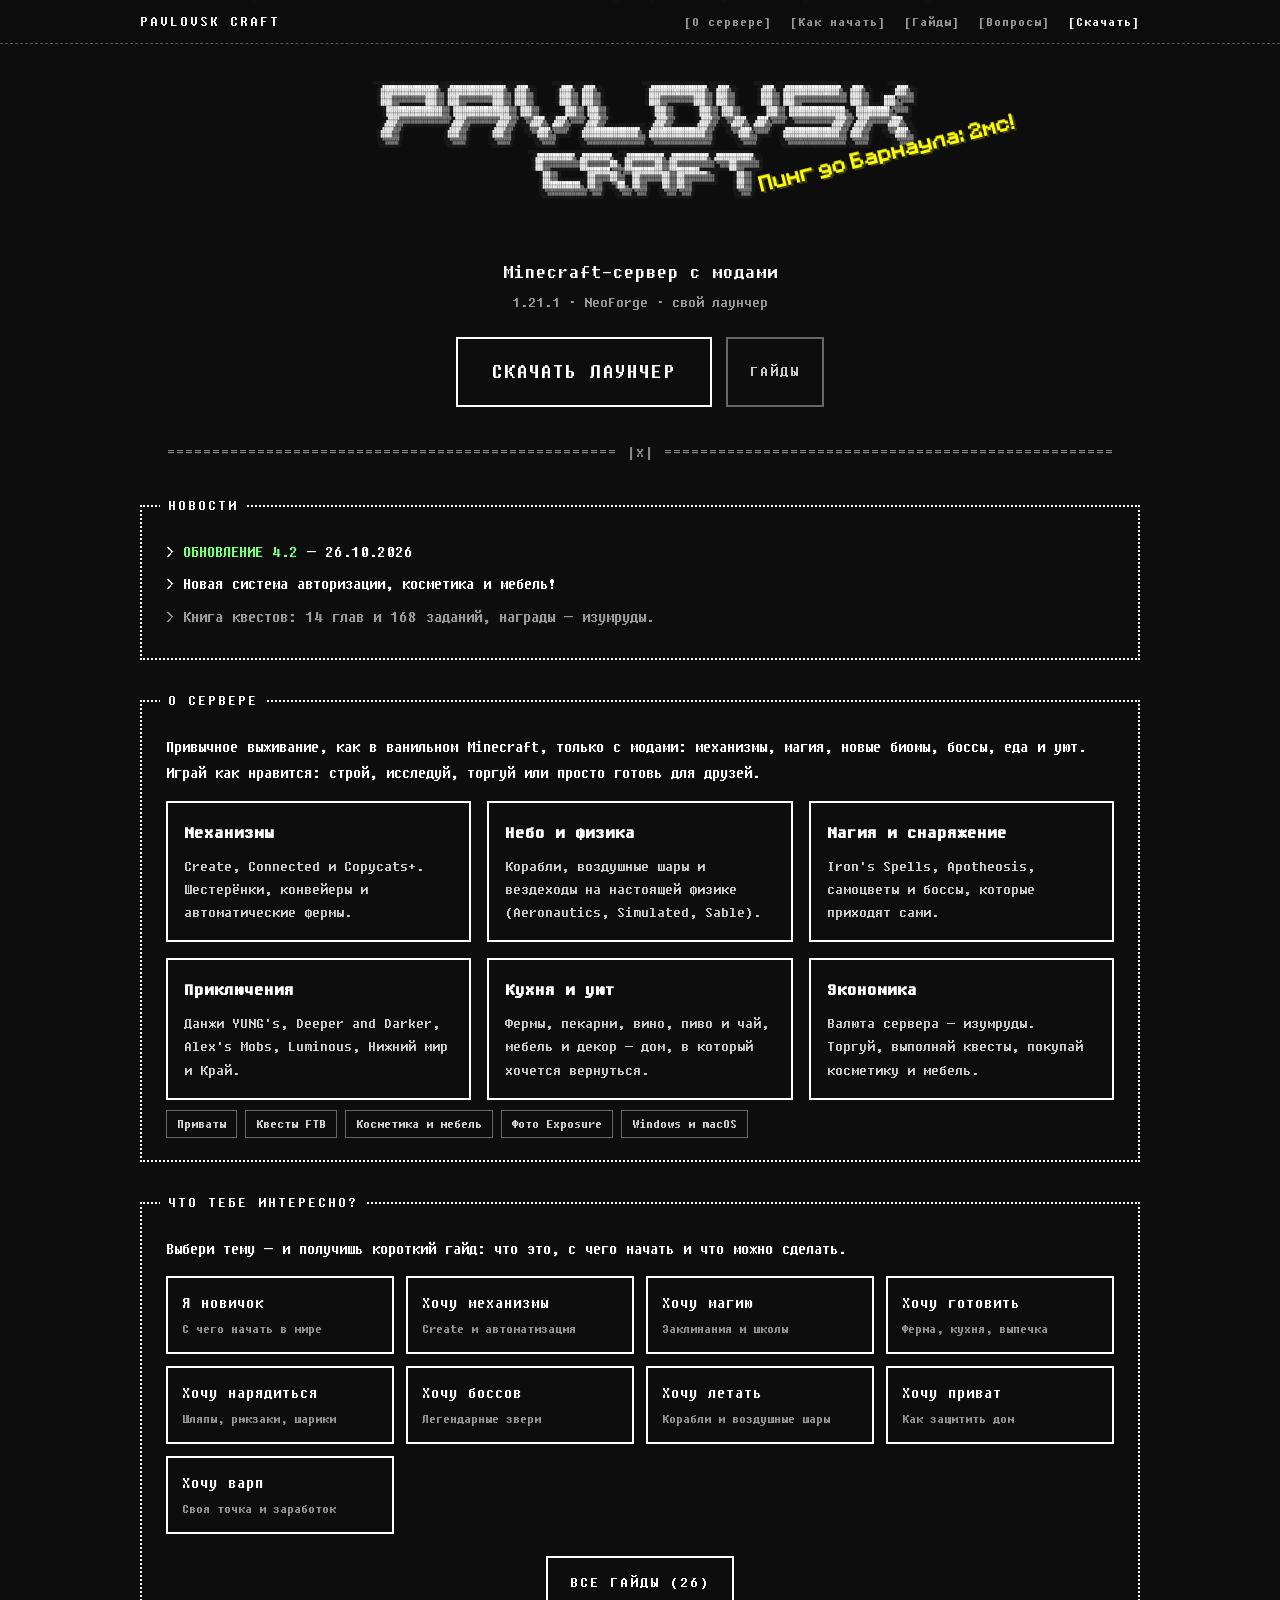
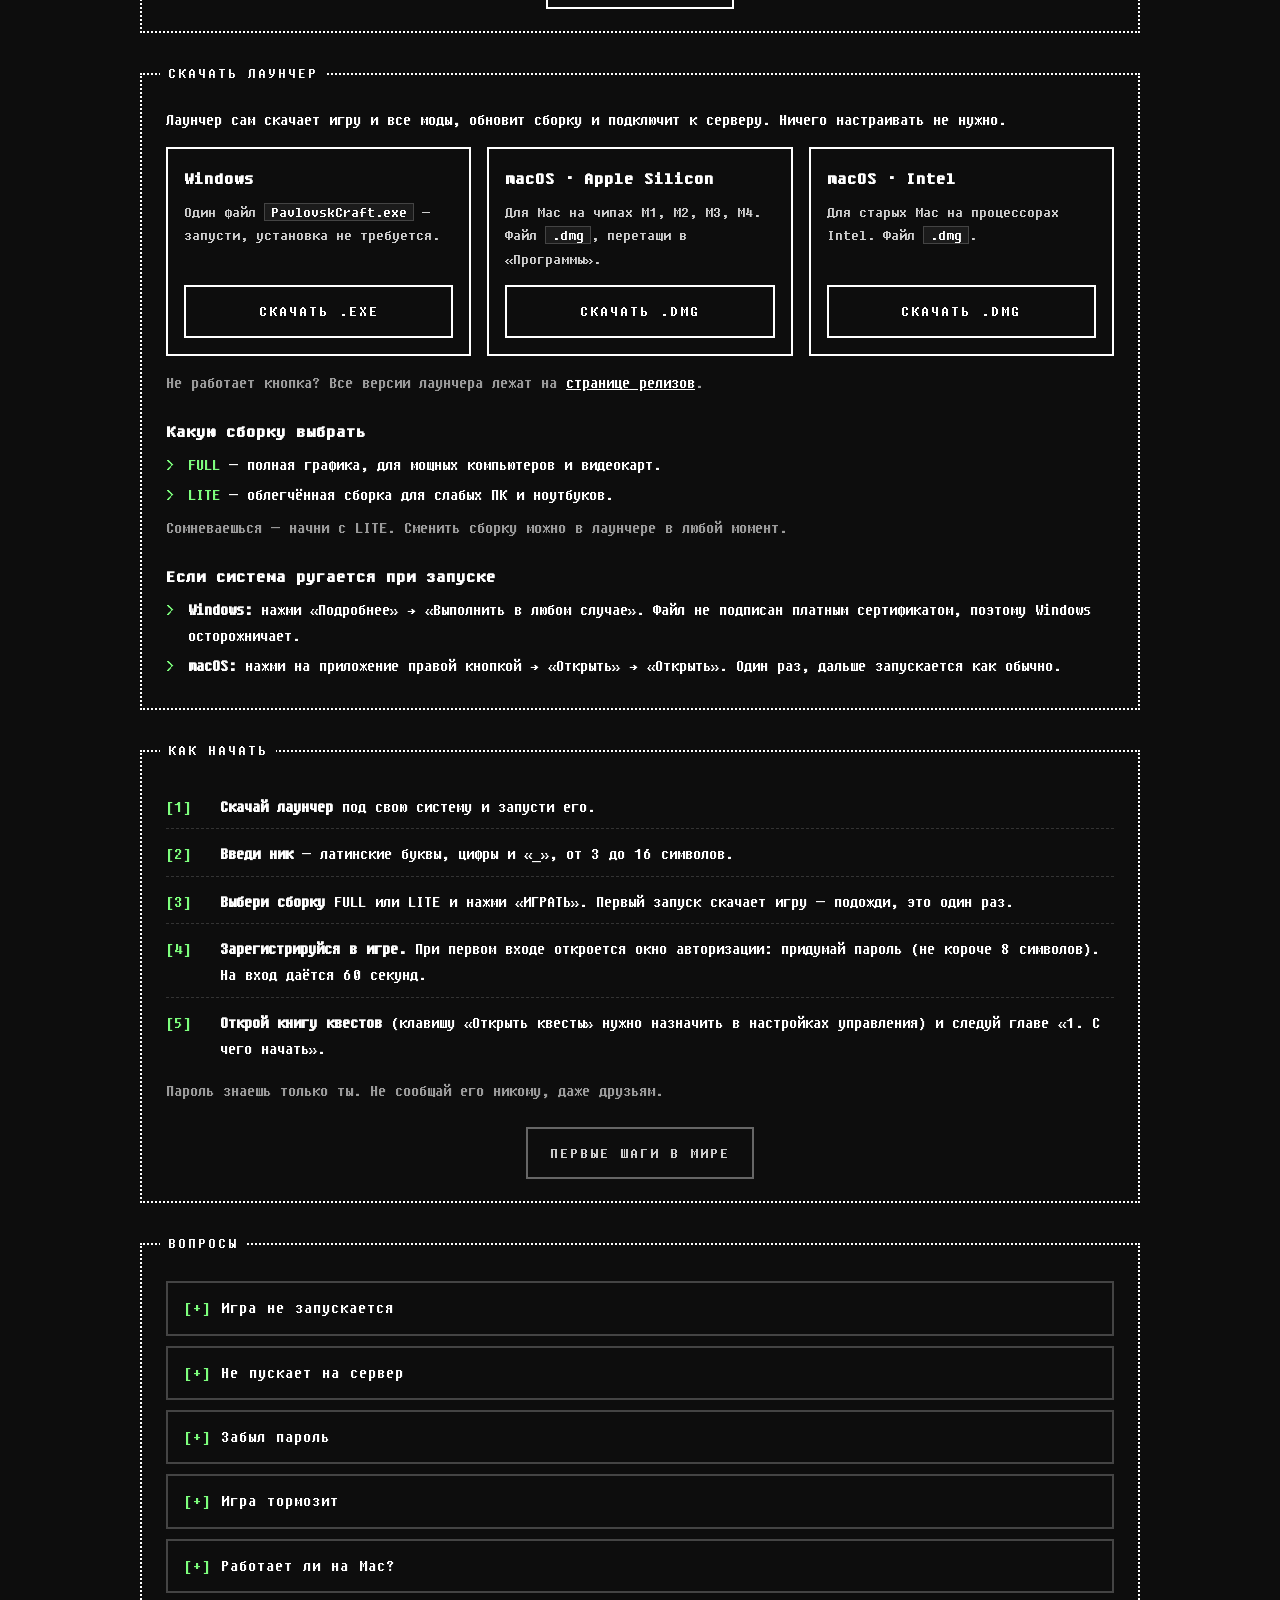
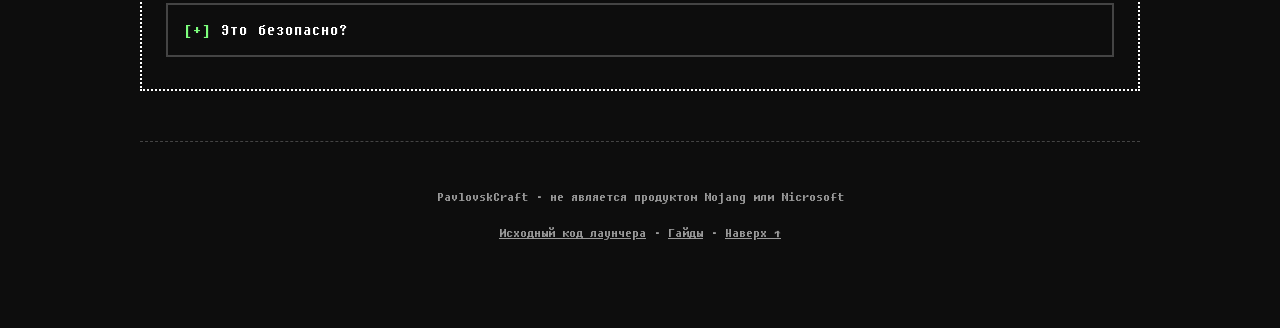
<file: index.html>
<!DOCTYPE html>
<html lang="ru">
<head>
<meta charset="UTF-8">
<meta name="viewport" content="width=device-width, initial-scale=1">
<title>PavlovskCraft — Minecraft-сервер с модами</title>
<meta name="description" content="PavlovskCraft: сервер Minecraft 1.21.1 с модами в духе vanilla plus. Механизмы, магия, приключения. Скачай лаунчер и заходи.">
<meta name="theme-color" content="#0d0d0d">
<link rel="icon" href="icon.png">
<link rel="stylesheet" href="css/style.css">
<script>document.documentElement.className += ' js';</script>
</head>
<body>
<div id="snow" aria-hidden="true"></div>
<nav>
  <div class="in">
    <a class="brand" href="#top">PAVLOVSK CRAFT</a>
    <div class="links">
      <a href="#about">О сервере</a>
      <a href="#start">Как начать</a>
      <a href="guides.html">Гайды</a>
      <a href="#faq">Вопросы</a>
      <a class="cta" href="#download">Скачать</a>
    </div>
  </div>
</nav>

<div class="wrap" id="top">

  <header class="hero">
    <div class="ascii-header">
    <div class="ascii-art" id="titleArt" title="PAVLOVSK CRAFT"><div class="art-word"><span class="o">░░░░░░░░░░░░░░░░░░░░░░░░░░░░░░░░░░</span>  <span class="o">░░░░░░░░░░░░░░░░░░░░░░░░░░░░░░░░░░</span>  <span class="o">░░░░░░░░░░</span>              <span class="o">░░░░░░░░░░</span>  <span class="o">░░░░░░░░░░</span>                          <span class="o">░░░░░░░░░░░░░░░░░░░░░░░░░░░░░░░░░░</span>  <span class="o">░░░░░░░░░░</span>              <span class="o">░░░░░░░░░░</span>  <span class="o">░░░░░░░░░░░░░░░░░░░░░░░░░░░░░░░░░░</span>  <span class="o">░░░░░░░░░░</span>              <span class="o">░░░░░░░░░░</span>
        <span class="o">░░</span><span class="h">██████████████████████████████</span><span class="o">░░░░░░</span><span class="h">██████████████████████████████</span><span class="o">░░░░░░</span><span class="h">██████</span><span class="o">░░░░</span>            <span class="o">░░</span><span class="h">██████</span><span class="o">░░░░░░</span><span class="h">██████</span><span class="o">░░░░</span>                        <span class="o">░░</span><span class="h">██████████████████████████████</span><span class="o">░░░░░░</span><span class="h">██████</span><span class="o">░░░░</span>            <span class="o">░░</span><span class="h">██████</span><span class="o">░░░░░░</span><span class="h">██████████████████████████████</span><span class="o">░░░░░░</span><span class="h">██████</span><span class="o">░░░░</span>            <span class="o">░░</span><span class="h">██████</span><span class="o">░░░░</span>
        <span class="o">░░</span><span class="f">██████████████████████████████</span><span class="e">▓▓</span><span class="o">░░░░</span><span class="f">██████████████████████████████</span><span class="e">▓▓</span><span class="o">░░░░</span><span class="f">██████</span><span class="e">▓▓</span><span class="o">░░░░</span>          <span class="o">░░</span><span class="f">██████</span><span class="e">▓▓</span><span class="o">░░░░</span><span class="f">██████</span><span class="e">▓▓</span><span class="o">░░░░</span>                      <span class="o">░░</span><span class="f">██████████████████████████████</span><span class="e">▓▓</span><span class="o">░░░░</span><span class="f">██████</span><span class="e">▓▓</span><span class="o">░░░░</span>          <span class="o">░░</span><span class="f">██████</span><span class="e">▓▓</span><span class="o">░░░░</span><span class="f">██████████████████████████████</span><span class="e">▓▓</span><span class="o">░░░░</span><span class="f">██████</span><span class="e">▓▓</span><span class="o">░░░░</span>          <span class="o">░░</span><span class="f">██████</span><span class="e">▓▓</span><span class="o">░░░░</span>
        <span class="o">░░</span><span class="f">██████████████████████████████</span><span class="e">▓▓▓▓</span><span class="o">░░</span><span class="f">██████████████████████████████</span><span class="e">▓▓▓▓</span><span class="o">░░</span><span class="f">██████</span><span class="e">▓▓▓▓</span><span class="o">░░</span>          <span class="o">░░</span><span class="f">██████</span><span class="e">▓▓▓▓</span><span class="o">░░</span><span class="f">██████</span><span class="e">▓▓▓▓</span><span class="o">░░</span>                      <span class="o">░░</span><span class="f">██████████████████████████████</span><span class="e">▓▓▓▓</span><span class="o">░░</span><span class="f">██████</span><span class="e">▓▓▓▓</span><span class="o">░░</span>          <span class="o">░░</span><span class="f">██████</span><span class="e">▓▓▓▓</span><span class="o">░░</span><span class="f">██████████████████████████████</span><span class="e">▓▓▓▓</span><span class="o">░░</span><span class="f">██████</span><span class="e">▓▓▓▓</span><span class="o">░░</span>    <span class="o">░░░░░░░░</span><span class="f">██████</span><span class="e">▓▓▓▓</span><span class="o">░░</span>
        <span class="o">░░</span><span class="f">██████</span><span class="e">▓▓▓▓▓▓▓▓▓▓▓▓▓▓▓▓▓▓</span><span class="f">██████</span><span class="e">▓▓▓▓</span><span class="o">░░</span><span class="f">██████</span><span class="e">▓▓▓▓▓▓▓▓▓▓▓▓▓▓▓▓▓▓</span><span class="f">██████</span><span class="e">▓▓▓▓</span><span class="o">░░</span><span class="f">██████</span><span class="e">▓▓▓▓</span><span class="o">░░</span>          <span class="o">░░</span><span class="f">██████</span><span class="e">▓▓▓▓</span><span class="o">░░</span><span class="f">██████</span><span class="e">▓▓▓▓</span><span class="o">░░</span>                      <span class="o">░░</span><span class="f">██████</span><span class="e">▓▓▓▓▓▓▓▓▓▓▓▓▓▓▓▓▓▓</span><span class="f">██████</span><span class="e">▓▓▓▓</span><span class="o">░░</span><span class="f">██████</span><span class="e">▓▓▓▓</span><span class="o">░░</span>          <span class="o">░░</span><span class="f">██████</span><span class="e">▓▓▓▓</span><span class="o">░░</span><span class="f">██████</span><span class="e">▓▓▓▓▓▓▓▓▓▓▓▓▓▓▓▓▓▓▓▓▓▓▓▓▓▓▓▓</span><span class="o">░░</span><span class="f">██████</span><span class="e">▓▓▓▓</span><span class="o">░░</span>    <span class="o">░░</span><span class="h">██████</span><span class="o">░</span><span class="e">▓▓▓▓▓▓▓▓▓</span><span class="o">░░</span>
        <span class="o">░░</span><span class="f">██████</span><span class="e">▓▓▓▓▓▓▓▓▓▓▓▓▓▓▓▓▓▓</span><span class="f">██████</span><span class="e">▓▓▓▓</span><span class="o">░░</span><span class="f">██████</span><span class="e">▓▓▓▓▓▓▓▓▓▓▓▓▓▓▓▓▓▓</span><span class="f">██████</span><span class="e">▓▓▓▓</span><span class="o">░░</span><span class="f">██████</span><span class="e">▓▓▓▓</span><span class="o">░░</span>          <span class="o">░░</span><span class="f">██████</span><span class="e">▓▓▓▓</span><span class="o">░░</span><span class="f">██████</span><span class="e">▓▓▓▓</span><span class="o">░░</span>                      <span class="o">░░</span><span class="f">██████</span><span class="e">▓▓▓▓▓▓▓▓▓▓▓▓▓▓▓▓▓▓</span><span class="f">██████</span><span class="e">▓▓▓▓</span><span class="o">░░</span><span class="f">██████</span><span class="e">▓▓▓▓</span><span class="o">░░</span>          <span class="o">░░</span><span class="f">██████</span><span class="e">▓▓▓▓</span><span class="o">░░</span><span class="f">██████</span><span class="e">▓▓▓▓▓▓▓▓▓▓▓▓▓▓▓▓▓▓▓▓▓▓▓▓▓▓▓▓</span><span class="o">░░</span><span class="f">██████</span><span class="e">▓▓▓▓</span><span class="o">░░</span>    <span class="o">░░</span><span class="f">██████</span><span class="e">▓▓</span><span class="o">░</span><span class="e">▓▓▓▓▓▓▓</span><span class="o">░░</span>
        <span class="o">░░</span><span class="f">██████</span><span class="e">▓▓▓▓</span><span class="o">░░░░░░░░░░░░░░</span><span class="f">██████</span><span class="e">▓▓▓▓</span><span class="o">░░</span><span class="f">██████</span><span class="e">▓▓▓▓</span><span class="o">░░░░░░░░░░░░░░</span><span class="f">██████</span><span class="e">▓▓▓▓</span><span class="o">░░</span><span class="f">██████</span><span class="e">▓▓▓▓</span><span class="o">░░</span>          <span class="o">░░</span><span class="f">██████</span><span class="e">▓▓▓▓</span><span class="o">░░</span><span class="f">██████</span><span class="e">▓▓▓▓</span><span class="o">░░</span>                      <span class="o">░░</span><span class="f">██████</span><span class="e">▓▓▓▓</span><span class="o">░░░░░░░░░░░░░░</span><span class="f">██████</span><span class="e">▓▓▓▓</span><span class="o">░░</span><span class="f">██████</span><span class="e">▓▓▓▓</span><span class="o">░░</span>          <span class="o">░░</span><span class="f">██████</span><span class="e">▓▓▓▓</span><span class="o">░░</span><span class="f">██████</span><span class="e">▓▓▓▓</span><span class="o">░░░░░░░░░░░░░░░░░░░░░░░░░░</span><span class="f">██████</span><span class="e">▓▓▓▓</span><span class="o">░░░░░░░░</span><span class="f">██████</span><span class="e">▓▓▓▓</span><span class="o">░░░░░░░░</span>
        <span class="o">░░</span><span class="f">██████</span><span class="h">██████████████████</span><span class="f">██████</span><span class="e">▓▓▓▓</span><span class="o">░░</span><span class="f">██████</span><span class="h">██████████████████</span><span class="f">██████</span><span class="e">▓▓▓▓</span><span class="o">░░</span><span class="f">██████</span><span class="e">▓▓▓▓</span><span class="o">░░</span>          <span class="o">░░</span><span class="f">██████</span><span class="e">▓▓▓▓</span><span class="o">░░</span><span class="f">██████</span><span class="e">▓▓▓▓</span><span class="o">░░</span>                      <span class="o">░░</span><span class="f">██████</span><span class="e">▓▓▓▓</span><span class="o">░░</span>          <span class="o">░░</span><span class="f">██████</span><span class="e">▓▓▓▓</span><span class="o">░░</span><span class="f">██████</span><span class="e">▓▓▓▓</span><span class="o">░░</span>          <span class="o">░░</span><span class="f">██████</span><span class="e">▓▓▓▓</span><span class="o">░░</span><span class="f">██████</span><span class="h">████████████████████████</span><span class="o">░░░░░░</span><span class="f">██████</span><span class="h">████████████</span><span class="o">░</span><span class="e">▓▓▓▓▓▓▓▓▓</span><span class="o">░░</span>
        <span class="o">░░</span><span class="f">██████████████████████████████</span><span class="e">▓▓▓▓</span><span class="o">░░</span><span class="f">██████████████████████████████</span><span class="e">▓▓▓▓</span><span class="o">░░</span><span class="f">██████</span><span class="e">▓▓▓▓</span><span class="o">░░</span>          <span class="o">░░</span><span class="f">██████</span><span class="e">▓▓▓▓</span><span class="o">░░</span><span class="f">██████</span><span class="e">▓▓▓▓</span><span class="o">░░</span>                      <span class="o">░░</span><span class="f">██████</span><span class="e">▓▓▓▓</span><span class="o">░░</span>          <span class="o">░░</span><span class="f">██████</span><span class="e">▓▓▓▓</span><span class="o">░░</span><span class="f">██████</span><span class="e">▓▓▓▓</span><span class="o">░░</span>          <span class="o">░░</span><span class="f">██████</span><span class="e">▓▓▓▓</span><span class="o">░░</span><span class="f">██████████████████████████████</span><span class="e">▓▓</span><span class="o">░░░░</span><span class="f">██████████████████</span><span class="e">▓▓</span><span class="o">░</span><span class="e">▓▓▓▓▓▓▓</span><span class="o">░░</span>
        <span class="o">░░</span><span class="f">██████████████████████████████</span><span class="e">▓▓▓▓</span><span class="o">░░</span><span class="f">██████████████████████████████</span><span class="e">▓▓▓▓</span><span class="o">░░</span><span class="f">██████</span><span class="e">▓▓▓▓</span><span class="o">░░░░</span>  <span class="o">░░░░░░░░</span><span class="f">██████</span><span class="e">▓▓▓▓</span><span class="o">░░</span><span class="f">██████</span><span class="e">▓▓▓▓</span><span class="o">░░</span>                      <span class="o">░░</span><span class="f">██████</span><span class="e">▓▓▓▓</span><span class="o">░░</span>          <span class="o">░░</span><span class="f">██████</span><span class="e">▓▓▓▓</span><span class="o">░░</span><span class="f">██████</span><span class="e">▓▓▓▓</span><span class="o">░░░░</span>  <span class="o">░░░░░░░░</span><span class="f">██████</span><span class="e">▓▓▓▓</span><span class="o">░░</span><span class="f">██████████████████████████████</span><span class="e">▓▓▓▓</span><span class="o">░░</span><span class="f">██████████████████</span><span class="e">▓▓▓▓</span><span class="o">░░░░░░░░</span>
        <span class="o">░░</span><span class="f">██████</span><span class="e">▓▓▓▓▓▓▓▓▓▓▓▓▓▓▓▓▓▓▓▓▓▓▓▓▓▓▓▓</span><span class="o">░░</span><span class="f">██████</span><span class="e">▓▓▓▓▓▓▓▓▓▓▓▓▓▓▓▓▓▓</span><span class="f">██████</span><span class="e">▓▓▓▓</span><span class="o">░░░</span><span class="e">▓▓▓▓▓</span><span class="h">██████</span><span class="o">░░░░░░</span><span class="h">██████</span><span class="o">░</span><span class="e">▓▓▓▓▓▓▓▓▓</span><span class="o">░░</span><span class="f">██████</span><span class="e">▓▓▓▓</span><span class="o">░░</span>                      <span class="o">░░</span><span class="f">██████</span><span class="e">▓▓▓▓</span><span class="o">░░</span>          <span class="o">░░</span><span class="f">██████</span><span class="e">▓▓▓▓</span><span class="o">░░░</span><span class="e">▓▓▓▓▓</span><span class="h">██████</span><span class="o">░░░░░░</span><span class="h">██████</span><span class="o">░</span><span class="e">▓▓▓▓▓▓▓▓▓</span><span class="o">░░░</span><span class="e">▓▓▓▓▓▓▓▓▓▓▓▓▓▓▓▓▓▓▓▓▓▓▓</span><span class="f">██████</span><span class="e">▓▓▓▓</span><span class="o">░░</span><span class="f">██████</span><span class="e">▓▓▓▓▓▓▓▓▓▓▓▓</span><span class="h">██████</span><span class="o">░░░░</span>
        <span class="o">░░</span><span class="f">██████</span><span class="e">▓▓▓▓▓▓▓▓▓▓▓▓▓▓▓▓▓▓▓▓▓▓▓▓▓▓▓▓</span><span class="o">░░</span><span class="f">██████</span><span class="e">▓▓▓▓▓▓▓▓▓▓▓▓▓▓▓▓▓▓</span><span class="f">██████</span><span class="e">▓▓▓▓</span><span class="o">░░░░░</span><span class="e">▓▓▓</span><span class="f">██████</span><span class="e">▓▓</span><span class="o">░░░░</span><span class="f">██████</span><span class="e">▓▓</span><span class="o">░</span><span class="e">▓▓▓▓▓▓▓</span><span class="o">░░</span><span class="f">██████</span><span class="e">▓▓▓▓</span><span class="o">░░</span>                      <span class="o">░░</span><span class="f">██████</span><span class="e">▓▓▓▓</span><span class="o">░░</span>          <span class="o">░░</span><span class="f">██████</span><span class="e">▓▓▓▓</span><span class="o">░░░░░</span><span class="e">▓▓▓</span><span class="f">██████</span><span class="e">▓▓</span><span class="o">░░░░</span><span class="f">██████</span><span class="e">▓▓</span><span class="o">░</span><span class="e">▓▓▓▓▓▓▓</span><span class="o">░░░░░</span><span class="e">▓▓▓▓▓▓▓▓▓▓▓▓▓▓▓▓▓▓▓▓▓</span><span class="f">██████</span><span class="e">▓▓▓▓</span><span class="o">░░</span><span class="f">██████</span><span class="e">▓▓▓▓▓▓▓▓▓▓▓▓</span><span class="f">██████</span><span class="e">▓▓</span><span class="o">░░░░</span>
        <span class="o">░░</span><span class="f">██████</span><span class="e">▓▓▓▓</span><span class="o">░░░░░░░░░░░░░░░░░░░░░░░░░░</span><span class="f">██████</span><span class="e">▓▓▓▓</span><span class="o">░░░░░░░░░░░░░░</span><span class="f">██████</span><span class="e">▓▓▓▓</span><span class="o">░░</span> <span class="o">░░░░░</span><span class="f">██████</span><span class="e">▓▓▓▓</span><span class="o">░░</span><span class="f">██████</span><span class="e">▓▓▓▓</span><span class="o">░░░░░░░░</span><span class="f">██████</span><span class="e">▓▓▓▓</span><span class="o">░░░░░░░░░░░░░░░░░░░░░░</span>  <span class="o">░░</span><span class="f">██████</span><span class="e">▓▓▓▓</span><span class="o">░░░░░░░░░░░░░░</span><span class="f">██████</span><span class="e">▓▓▓▓</span><span class="o">░░</span> <span class="o">░░░░░</span><span class="f">██████</span><span class="e">▓▓▓▓</span><span class="o">░░</span><span class="f">██████</span><span class="e">▓▓▓▓</span><span class="o">░░░░░░░░░░░░░░░░░░░░░░░░░░░░░░░░</span><span class="f">██████</span><span class="e">▓▓▓▓</span><span class="o">░░</span><span class="f">██████</span><span class="e">▓▓▓▓</span><span class="o">░░░░░░░░</span><span class="f">██████</span><span class="e">▓▓▓▓</span><span class="o">░░░░</span>
        <span class="o">░░</span><span class="f">██████</span><span class="e">▓▓▓▓</span><span class="o">░░</span>                      <span class="o">░░</span><span class="f">██████</span><span class="e">▓▓▓▓</span><span class="o">░░</span>          <span class="o">░░</span><span class="f">██████</span><span class="e">▓▓▓▓</span><span class="o">░░</span>    <span class="o">░░░</span><span class="e">▓▓▓▓▓</span><span class="h">██████</span><span class="o">░</span><span class="e">▓▓▓▓▓▓▓▓▓</span><span class="o">░░</span>    <span class="o">░░</span><span class="f">██████</span><span class="h">████████████████████████</span><span class="o">░░░░░░</span><span class="f">██████</span><span class="h">██████████████████</span><span class="f">██████</span><span class="e">▓▓▓▓</span><span class="o">░░</span>    <span class="o">░░░</span><span class="e">▓▓▓▓▓</span><span class="h">██████</span><span class="o">░</span><span class="e">▓▓▓▓▓▓▓▓▓</span><span class="o">░░</span>    <span class="o">░░</span><span class="h">████████████████████████</span><span class="f">██████</span><span class="e">▓▓▓▓</span><span class="o">░░</span><span class="f">██████</span><span class="e">▓▓▓▓</span><span class="o">░░</span>    <span class="o">░░░</span><span class="e">▓▓▓▓▓</span><span class="h">██████</span><span class="o">░░░░</span>
        <span class="o">░░</span><span class="f">██████</span><span class="e">▓▓▓▓</span><span class="o">░░</span>                      <span class="o">░░</span><span class="f">██████</span><span class="e">▓▓▓▓</span><span class="o">░░</span>          <span class="o">░░</span><span class="f">██████</span><span class="e">▓▓▓▓</span><span class="o">░░</span>     <span class="o">░░░░</span><span class="e">▓▓▓</span><span class="f">██████</span><span class="e">▓▓</span><span class="o">░</span><span class="e">▓▓▓▓▓▓▓</span><span class="o">░░</span>    <span class="o">░░</span><span class="f">██████████████████████████████</span><span class="e">▓▓</span><span class="o">░░░░</span><span class="f">██████████████████████████████</span><span class="e">▓▓▓▓</span><span class="o">░░</span>     <span class="o">░░░░</span><span class="e">▓▓▓</span><span class="f">██████</span><span class="e">▓▓</span><span class="o">░</span><span class="e">▓▓▓▓▓▓▓</span><span class="o">░░</span>    <span class="o">░░</span><span class="f">██████████████████████████████</span><span class="e">▓▓▓▓</span><span class="o">░░</span><span class="f">██████</span><span class="e">▓▓▓▓</span><span class="o">░░</span>     <span class="o">░░░░</span><span class="e">▓▓▓</span><span class="f">██████</span><span class="e">▓▓</span><span class="o">░░░░</span>
        <span class="o">░░</span><span class="f">██████</span><span class="e">▓▓▓▓</span><span class="o">░░</span>                      <span class="o">░░</span><span class="f">██████</span><span class="e">▓▓▓▓</span><span class="o">░░</span>          <span class="o">░░</span><span class="f">██████</span><span class="e">▓▓▓▓</span><span class="o">░░</span>       <span class="o">░░░░░</span><span class="f">██████</span><span class="e">▓▓▓▓</span><span class="o">░░░░░░░░</span>    <span class="o">░░</span><span class="f">██████████████████████████████</span><span class="e">▓▓▓▓</span><span class="o">░░</span><span class="f">██████████████████████████████</span><span class="e">▓▓▓▓</span><span class="o">░░</span>       <span class="o">░░░░░</span><span class="f">██████</span><span class="e">▓▓▓▓</span><span class="o">░░░░░░░░</span>    <span class="o">░░</span><span class="f">██████████████████████████████</span><span class="e">▓▓▓▓</span><span class="o">░░</span><span class="f">██████</span><span class="e">▓▓▓▓</span><span class="o">░░</span>       <span class="o">░░░░░</span><span class="f">██████</span><span class="e">▓▓▓▓</span><span class="o">░░</span>
        <span class="o">░░░</span><span class="e">▓▓▓▓▓▓▓▓▓</span><span class="o">░░</span>                      <span class="o">░░░</span><span class="e">▓▓▓▓▓▓▓▓▓</span><span class="o">░░</span>          <span class="o">░░░</span><span class="e">▓▓▓▓▓▓▓▓▓</span><span class="o">░░</span>          <span class="o">░░░</span><span class="e">▓▓▓▓▓▓▓▓▓</span><span class="o">░░</span>          <span class="o">░░░</span><span class="e">▓▓▓▓▓▓▓▓▓▓▓▓▓▓▓▓▓▓▓▓▓▓▓▓▓▓▓▓▓▓▓▓▓</span><span class="o">░░░</span><span class="e">▓▓▓▓▓▓▓▓▓▓▓▓▓▓▓▓▓▓▓▓▓▓▓▓▓▓▓▓▓▓▓▓▓</span><span class="o">░░</span>          <span class="o">░░░</span><span class="e">▓▓▓▓▓▓▓▓▓</span><span class="o">░░</span>          <span class="o">░░░</span><span class="e">▓▓▓▓▓▓▓▓▓▓▓▓▓▓▓▓▓▓▓▓▓▓▓▓▓▓▓▓▓▓▓▓▓</span><span class="o">░░░</span><span class="e">▓▓▓▓▓▓▓▓▓</span><span class="o">░░</span>          <span class="o">░░░</span><span class="e">▓▓▓▓▓▓▓▓▓</span><span class="o">░░</span>
        <span class="o">░░░░</span><span class="e">▓▓▓▓▓▓▓</span><span class="o">░░</span>                       <span class="o">░░░░</span><span class="e">▓▓▓▓▓▓▓</span><span class="o">░░</span>           <span class="o">░░░░</span><span class="e">▓▓▓▓▓▓▓</span><span class="o">░░</span>           <span class="o">░░░░</span><span class="e">▓▓▓▓▓▓▓</span><span class="o">░░</span>           <span class="o">░░░░</span><span class="e">▓▓▓▓▓▓▓▓▓▓▓▓▓▓▓▓▓▓▓▓▓▓▓▓▓▓▓▓▓▓▓</span><span class="o">░░░░░</span><span class="e">▓▓▓▓▓▓▓▓▓▓▓▓▓▓▓▓▓▓▓▓▓▓▓▓▓▓▓▓▓▓▓</span><span class="o">░░</span>           <span class="o">░░░░</span><span class="e">▓▓▓▓▓▓▓</span><span class="o">░░</span>           <span class="o">░░░░</span><span class="e">▓▓▓▓▓▓▓▓▓▓▓▓▓▓▓▓▓▓▓▓▓▓▓▓▓▓▓▓▓▓▓</span><span class="o">░░░░░</span><span class="e">▓▓▓▓▓▓▓</span><span class="o">░░</span>           <span class="o">░░░░</span><span class="e">▓▓▓▓▓▓▓</span><span class="o">░░</span>
        <span class="o">░░░░░░░░░░░</span>                         <span class="o">░░░░░░░░░░░</span>             <span class="o">░░░░░░░░░░░</span>             <span class="o">░░░░░░░░░░░</span>             <span class="o">░░░░░░░░░░░░░░░░░░░░░░░░░░░░░░░░░░░</span> <span class="o">░░░░░░░░░░░░░░░░░░░░░░░░░░░░░░░░░░░</span>             <span class="o">░░░░░░░░░░░</span>             <span class="o">░░░░░░░░░░░░░░░░░░░░░░░░░░░░░░░░░░░</span> <span class="o">░░░░░░░░░░░</span>             <span class="o">░░░░░░░░░░░</span></div><div class="art-word art-word-sub"><span class="o">░░░░░░░░░░░░░░░░░░░░░░░░░░░░░░░░░░░░░░░░░░░░</span>    <span class="o">░░░░░░░░░░░░░░░░░░░░░░░░░░░░░░░░░░░░░░░░░░░░░░░░░░░░░░░░░░░░░░░░░░░░░░░░</span>
        <span class="o">░░</span><span class="h">████████████████████</span><span class="o">░░░░</span><span class="h">████████████████</span><span class="o">░░░░</span>  <span class="o">░░</span><span class="h">████████████████████</span><span class="o">░░░░</span><span class="h">████████████████████</span><span class="o">░░░░</span><span class="h">████████████████████</span><span class="o">░░░░</span>
        <span class="o">░░</span><span class="f">████████████████████</span><span class="e">▓▓</span><span class="o">░░</span><span class="f">████████████████</span><span class="e">▓▓</span><span class="o">░░░░░░</span><span class="f">████████████████████</span><span class="e">▓▓</span><span class="o">░░</span><span class="f">████████████████████</span><span class="e">▓▓</span><span class="o">░░</span><span class="f">████████████████████</span><span class="e">▓▓</span><span class="o">░░░░</span>
        <span class="o">░░</span><span class="f">████</span><span class="e">▓▓▓▓▓▓▓▓▓▓▓▓▓▓▓▓▓▓▓▓</span><span class="f">████</span><span class="e">▓▓▓▓▓▓▓▓▓▓▓▓</span><span class="h">████</span><span class="o">░░░░</span><span class="f">████</span><span class="e">▓▓▓▓▓▓▓▓▓▓▓▓</span><span class="f">████</span><span class="e">▓▓▓▓</span><span class="f">████</span><span class="e">▓▓▓▓▓▓▓▓▓▓▓▓▓▓▓▓▓▓▓▓</span><span class="o">░</span><span class="e">▓▓▓▓▓▓▓</span><span class="f">████</span><span class="e">▓▓▓▓▓▓▓▓▓▓▓▓</span><span class="o">░░</span>
        <span class="o">░░</span><span class="f">████</span><span class="e">▓▓▓▓▓▓▓▓▓▓▓▓▓▓▓▓▓▓▓▓</span><span class="f">████</span><span class="e">▓▓▓▓▓▓▓▓▓▓▓▓</span><span class="f">████</span><span class="e">▓▓</span><span class="o">░░</span><span class="f">████</span><span class="e">▓▓▓▓▓▓▓▓▓▓▓▓</span><span class="f">████</span><span class="e">▓▓▓▓</span><span class="f">████</span><span class="e">▓▓▓▓▓▓▓▓▓▓▓▓▓▓▓▓▓▓▓▓</span><span class="o">░░░</span><span class="e">▓▓▓▓▓</span><span class="f">████</span><span class="e">▓▓▓▓▓▓▓▓▓▓▓▓</span><span class="o">░░</span>
        <span class="o">░░</span><span class="f">████</span><span class="e">▓▓▓▓</span><span class="o">░░░░░░░░░░░░░░░░</span><span class="f">████</span><span class="h">████████████</span><span class="o">░</span><span class="e">▓▓▓▓▓▓▓</span><span class="f">████</span><span class="h">████████████</span><span class="f">████</span><span class="e">▓▓▓▓</span><span class="f">████</span><span class="h">████████████</span><span class="o">░░░░░░░░░░░░░░░░</span><span class="f">████</span><span class="e">▓▓▓▓</span><span class="o">░░░░░░░░░░</span>
        <span class="o">░░</span><span class="f">████</span><span class="e">▓▓▓▓</span><span class="o">░░</span>            <span class="o">░░</span><span class="f">████████████████</span><span class="e">▓▓</span><span class="o">░</span><span class="e">▓▓▓▓▓</span><span class="f">████████████████████</span><span class="e">▓▓▓▓</span><span class="f">████████████████</span><span class="e">▓▓</span><span class="o">░░░░</span>        <span class="o">░░</span><span class="f">████</span><span class="e">▓▓▓▓</span><span class="o">░░</span>
        <span class="o">░░</span><span class="f">████</span><span class="e">▓▓▓▓</span><span class="o">░░</span>            <span class="o">░░</span><span class="f">████</span><span class="e">▓▓▓▓▓▓▓▓</span><span class="f">████</span><span class="e">▓▓▓▓</span><span class="o">░░░░</span><span class="f">████</span><span class="e">▓▓▓▓▓▓▓▓▓▓▓▓</span><span class="f">████</span><span class="e">▓▓▓▓</span><span class="f">████</span><span class="e">▓▓▓▓▓▓▓▓▓▓▓▓▓▓▓▓</span><span class="o">░░</span>        <span class="o">░░</span><span class="f">████</span><span class="e">▓▓▓▓</span><span class="o">░░</span>
        <span class="o">░░</span><span class="f">████</span><span class="e">▓▓▓▓</span><span class="o">░░░░░░░░░░░░░░░░</span><span class="f">████</span><span class="e">▓▓▓▓▓▓▓▓</span><span class="f">████</span><span class="e">▓▓▓▓</span><span class="o">░░░░</span><span class="f">████</span><span class="e">▓▓▓▓▓▓▓▓▓▓▓▓</span><span class="f">████</span><span class="e">▓▓▓▓</span><span class="f">████</span><span class="e">▓▓▓▓▓▓▓▓▓▓▓▓▓▓▓▓</span><span class="o">░░</span>        <span class="o">░░</span><span class="f">████</span><span class="e">▓▓▓▓</span><span class="o">░░</span>
        <span class="o">░░</span><span class="f">████</span><span class="h">████████████████</span><span class="o">░░░░</span><span class="f">████</span><span class="e">▓▓▓▓</span><span class="o">░░░░░</span><span class="e">▓▓▓</span><span class="h">████</span><span class="o">░░░░</span><span class="f">████</span><span class="e">▓▓▓▓</span><span class="o">░░░░░░░░</span><span class="f">████</span><span class="e">▓▓▓▓</span><span class="f">████</span><span class="e">▓▓▓▓</span><span class="o">░░░░░░░░░░░░░░</span>        <span class="o">░░</span><span class="f">████</span><span class="e">▓▓▓▓</span><span class="o">░░</span>
        <span class="o">░░</span><span class="f">████████████████████</span><span class="e">▓▓</span><span class="o">░░</span><span class="f">████</span><span class="e">▓▓▓▓</span><span class="o">░░</span> <span class="o">░░░░</span><span class="e">▓</span><span class="f">████</span><span class="e">▓▓</span><span class="o">░░</span><span class="f">████</span><span class="e">▓▓▓▓</span><span class="o">░░</span>    <span class="o">░░</span><span class="f">████</span><span class="e">▓▓▓▓</span><span class="f">████</span><span class="e">▓▓▓▓</span><span class="o">░░</span>                    <span class="o">░░</span><span class="f">████</span><span class="e">▓▓▓▓</span><span class="o">░░</span>
        <span class="o">░░░</span><span class="e">▓▓▓▓▓▓▓▓▓▓▓▓▓▓▓▓▓▓▓▓▓▓▓</span><span class="o">░</span><span class="e">▓▓▓▓▓▓▓</span><span class="o">░░</span>   <span class="o">░░░░</span><span class="e">▓▓▓▓▓▓▓</span><span class="o">░</span><span class="e">▓▓▓▓▓▓▓</span><span class="o">░░</span>    <span class="o">░░░</span><span class="e">▓▓▓▓▓▓▓</span><span class="o">░</span><span class="e">▓▓▓▓▓▓▓</span><span class="o">░░</span>                    <span class="o">░░░</span><span class="e">▓▓▓▓▓▓▓</span><span class="o">░░</span>
        <span class="o">░░░░</span><span class="e">▓▓▓▓▓▓▓▓▓▓▓▓▓▓▓▓▓▓▓▓▓</span><span class="o">░░░</span><span class="e">▓▓▓▓▓</span><span class="o">░░</span>     <span class="o">░░░░</span><span class="e">▓▓▓▓▓</span><span class="o">░░░</span><span class="e">▓▓▓▓▓</span><span class="o">░░</span>     <span class="o">░░░░</span><span class="e">▓▓▓▓▓</span><span class="o">░░░</span><span class="e">▓▓▓▓▓</span><span class="o">░░</span>                     <span class="o">░░░░</span><span class="e">▓▓▓▓▓</span><span class="o">░░</span>
        <span class="o">░░░░░░░░░░░░░░░░░░░░░░░░░░░░░░░░░</span>       <span class="o">░░░░░░░░░░░░░░░░░</span>       <span class="o">░░░░░░░░░░░░░░░░░</span>                       <span class="o">░░░░░░░░░</span></div></div>
      <div class="splash" id="splash">Пинг до Барнаула: 2мс!</div>
    </div>
    <p class="tagline">Minecraft-сервер с модами<small>1.21.1 · NeoForge · свой лаунчер</small></p>
    <div class="btn-row">
      <a class="btn big" href="#download">Скачать лаунчер</a>
      <a class="btn ghost" href="guides.html">Гайды</a>
    </div>
  </header>

  <div class="rule" aria-hidden="true">================================================== |x| ==================================================</div>

  <section class="box" id="news">
    <span class="chip">Новости</span>
    <p class="prompt"><span class="ok">ОБНОВЛЕНИЕ 4.2</span> — 26.10.2026</p>
    <p class="prompt">Новая система авторизации, косметика и мебель!</p>
    <p class="prompt dim">Книга квестов: 14 глав и 168 заданий, награды — изумруды.</p>
  </section>

  <section class="box" id="about">
    <span class="chip">О сервере</span>
    <p>Привычное выживание, как в ванильном Minecraft, только с модами: механизмы, магия, новые биомы, боссы, еда и уют. Играй как нравится: строй, исследуй, торгуй или просто готовь для друзей.</p>
    <div class="grid">
      <div class="card"><h4>Механизмы</h4><p>Create, Connected и Copycats+. Шестерёнки, конвейеры и автоматические фермы.</p></div>
      <div class="card"><h4>Небо и физика</h4><p>Корабли, воздушные шары и вездеходы на настоящей физике (Aeronautics, Simulated, Sable).</p></div>
      <div class="card"><h4>Магия и снаряжение</h4><p>Iron's Spells, Apotheosis, самоцветы и боссы, которые приходят сами.</p></div>
      <div class="card"><h4>Приключения</h4><p>Данжи YUNG's, Deeper and Darker, Alex's Mobs, Luminous, Нижний мир и Край.</p></div>
      <div class="card"><h4>Кухня и уют</h4><p>Фермы, пекарни, вино, пиво и чай, мебель и декор — дом, в который хочется вернуться.</p></div>
      <div class="card"><h4>Экономика</h4><p>Валюта сервера — изумруды. Торгуй, выполняй квесты, покупай косметику и мебель.</p></div>
    </div>
    <div class="tag-row">
      <span class="tag">Приваты</span>
      <span class="tag">Квесты FTB</span>
      <span class="tag">Косметика и мебель</span>
      <span class="tag">Фото Exposure</span>
      <span class="tag">Windows и macOS</span>
    </div>
  </section>

  <section class="box" id="guides">
    <span class="chip">Что тебе интересно?</span>
    <p>Выбери тему — и получишь короткий гайд: что это, с чего начать и что можно сделать.</p>
    <div class="quick"><a href="guides.html#first"><b>Я новичок</b><span>С чего начать в мире</span></a><a href="guides.html#create"><b>Хочу механизмы</b><span>Create и автоматизация</span></a><a href="guides.html#spells"><b>Хочу магию</b><span>Заклинания и школы</span></a><a href="guides.html#farm"><b>Хочу готовить</b><span>Ферма, кухня, выпечка</span></a><a href="guides.html#look"><b>Хочу нарядиться</b><span>Шляпы, рюкзаки, шарики</span></a><a href="guides.html#beasts"><b>Хочу боссов</b><span>Легендарные звери</span></a><a href="guides.html#fly"><b>Хочу летать</b><span>Корабли и воздушные шары</span></a><a href="guides.html#claim"><b>Хочу приват</b><span>Как защитить дом</span></a><a href="guides.html#warps"><b>Хочу варп</b><span>Своя точка и заработок</span></a></div>
    <div class="btn-row"><a class="btn" href="guides.html">Все гайды (26)</a></div>
  </section>

  <section class="box" id="download">
    <span class="chip">Скачать лаунчер</span>
    <p>Лаунчер сам скачает игру и все моды, обновит сборку и подключит к серверу. Ничего настраивать не нужно.</p>
    <div class="grid">
      <div class="card">
        <h4>Windows</h4>
        <p>Один файл <code>PavlovskCraft.exe</code> — запусти, установка не требуется.</p>
        <a class="btn" data-dl="win" href="#">Скачать .exe</a>
      </div>
      <div class="card">
        <h4>macOS · Apple Silicon</h4>
        <p>Для Mac на чипах M1, M2, M3, M4. Файл <code>.dmg</code>, перетащи в «Программы».</p>
        <a class="btn" data-dl="mac-arm" href="#">Скачать .dmg</a>
      </div>
      <div class="card">
        <h4>macOS · Intel</h4>
        <p>Для старых Mac на процессорах Intel. Файл <code>.dmg</code>.</p>
        <a class="btn" data-dl="mac-intel" href="#">Скачать .dmg</a>
      </div>
    </div>
    <p class="dim" style="margin-top:14px">Не работает кнопка? Все версии лаунчера лежат на <a data-dl="all" href="#">странице релизов</a>.</p>

    <h3>Какую сборку выбрать</h3>
    <ul>
      <li><span class="ok">FULL</span> — полная графика, для мощных компьютеров и видеокарт.</li>
      <li><span class="ok">LITE</span> — облегчённая сборка для слабых ПК и ноутбуков.</li>
    </ul>
    <p class="dim">Сомневаешься — начни с LITE. Сменить сборку можно в лаунчере в любой момент.</p>

    <h3>Если система ругается при запуске</h3>
    <ul>
      <li><b>Windows:</b> нажми «Подробнее» → «Выполнить в любом случае». Файл не подписан платным сертификатом, поэтому Windows осторожничает.</li>
      <li><b>macOS:</b> нажми на приложение правой кнопкой → «Открыть» → «Открыть». Один раз, дальше запускается как обычно.</li>
    </ul>
  </section>

  <section class="box" id="start">
    <span class="chip">Как начать</span>
    <ol class="steps">
      <li><b>Скачай лаунчер</b> под свою систему и запусти его.</li>
      <li><b>Введи ник</b> — латинские буквы, цифры и «_», от 3 до 16 символов.</li>
      <li><b>Выбери сборку</b> FULL или LITE и нажми «ИГРАТЬ». Первый запуск скачает игру — подожди, это один раз.</li>
      <li><b>Зарегистрируйся в игре.</b> При первом входе откроется окно авторизации: придумай пароль (не короче 8 символов). На вход даётся 60 секунд.</li>
      <li><b>Открой книгу квестов</b> (клавишу «Открыть квесты» нужно назначить в настройках управления) и следуй главе «1. С чего начать».</li>
    </ol>
    <p class="dim">Пароль знаешь только ты. Не сообщай его никому, даже друзьям.</p>
    <div class="btn-row"><a class="btn ghost" href="guides.html#first">Первые шаги в мире</a></div>
  </section>

  <section class="box" id="faq">
    <span class="chip">Вопросы</span>
    <details>
      <summary>Игра не запускается</summary>
      <div class="body"><p>Нажми в лаунчере «Обновить сборку» — это скачает всё заново. Если не помогло, нажми «Скопировать лог» и пришли его администратору.</p></div>
    </details>
    <details>
      <summary>Не пускает на сервер</summary>
      <div class="body"><p>Проверь, что лаунчер обновлён и сборка актуальна (кнопка «Обновить сборку»). Убедись, что ник написан латиницей и ты вводишь пароль в течение 60 секунд.</p></div>
    </details>
    <details>
      <summary>Забыл пароль</summary>
      <div class="body"><p>Напиши администратору сервера — он поможет сбросить пароль.</p></div>
    </details>
    <details>
      <summary>Игра тормозит</summary>
      <div class="body"><p>Выбери сборку LITE и посмотри <a href="guides.html#lite">гайд для слабых компьютеров</a>.</p></div>
    </details>
    <details>
      <summary>Работает ли на Mac?</summary>
      <div class="body"><p>Да, есть версия лаунчера для Mac на Apple Silicon (M1–M4) и на Intel. Если игра не запускается, пришли лог из лаунчера.</p></div>
    </details>
    <details>
      <summary>Это безопасно?</summary>
      <div class="body"><p>Лаунчер открыт: его исходный код лежит на <a data-dl="repo" href="#">GitHub</a>, можно посмотреть, что он делает.</p></div>
    </details>
  </section>

  <footer>
    <p>PavlovskCraft · не является продуктом Mojang или Microsoft</p>
    <p><a data-dl="repo" href="#">Исходный код лаунчера</a> · <a href="guides.html">Гайды</a> · <a href="#top">Наверх ↑</a></p>
  </footer>
</div>

<script src="js/site.js"></script>
</body>
</html>
</file>
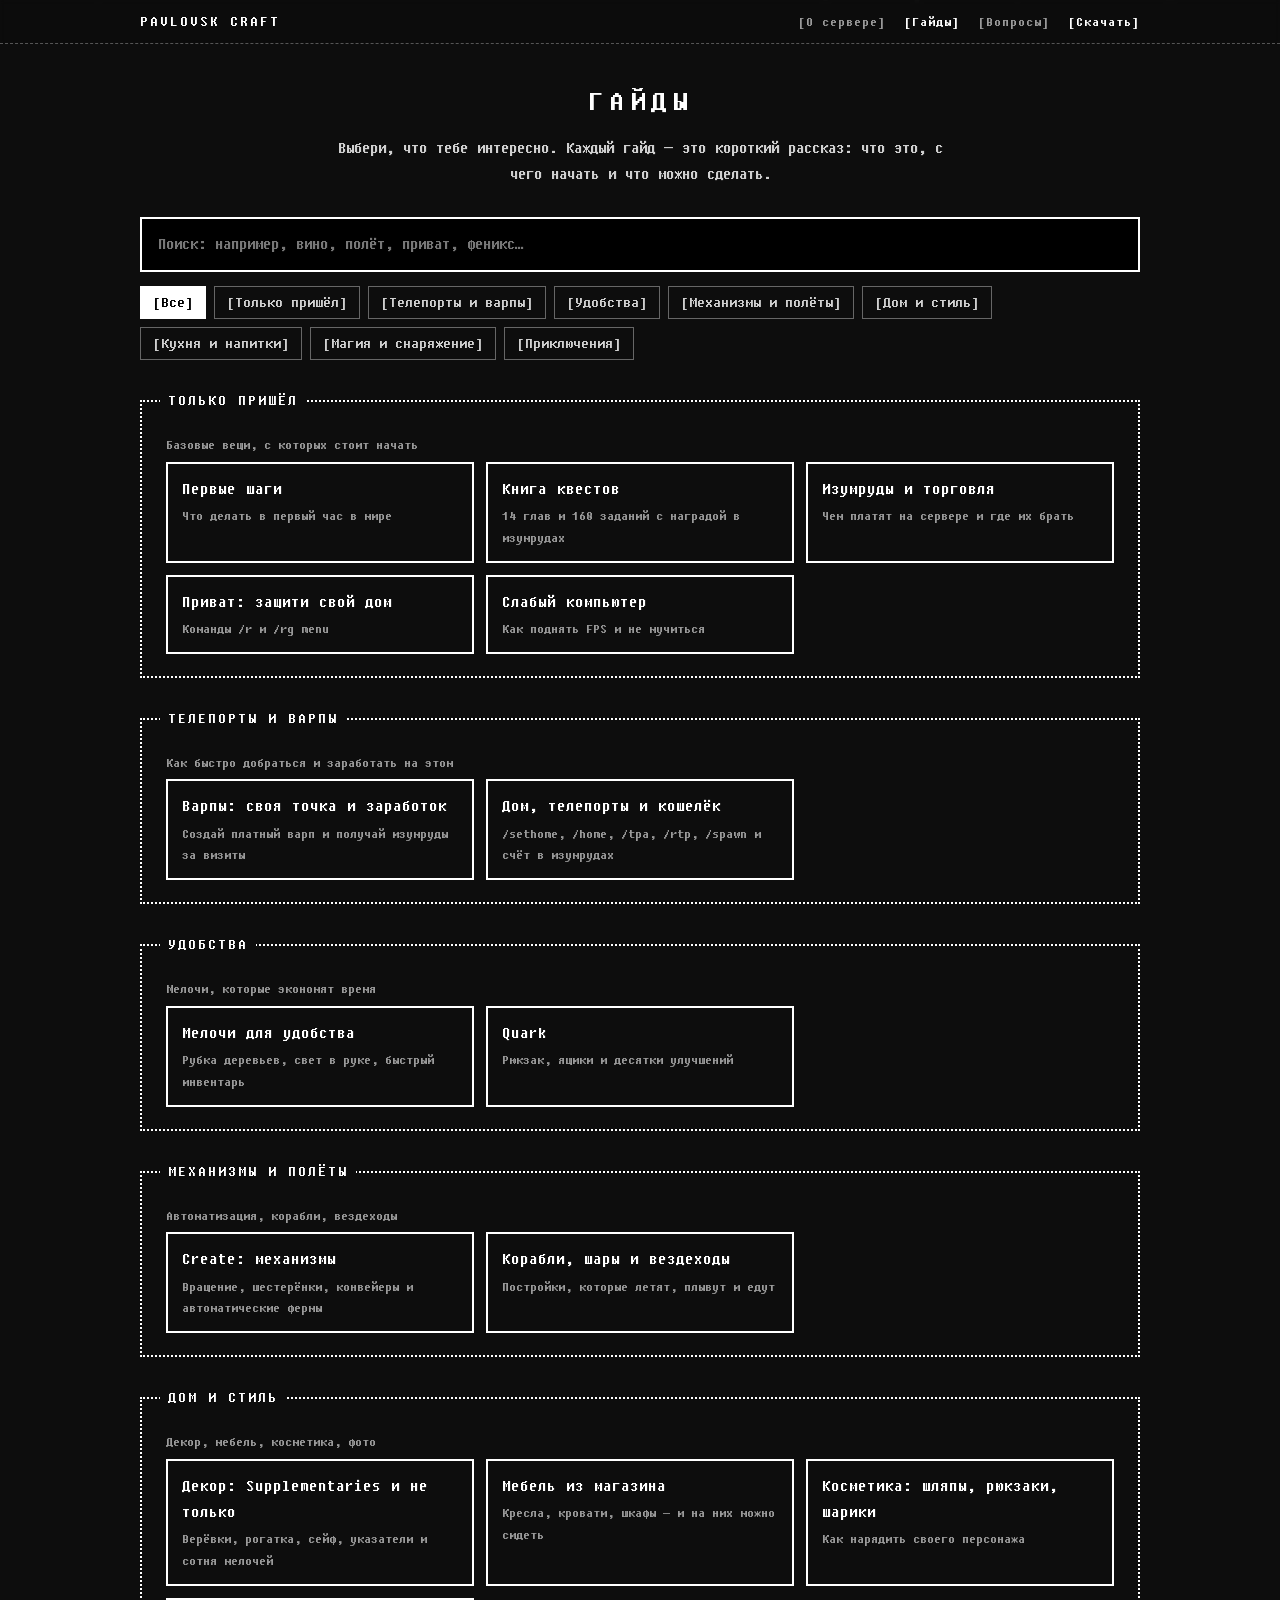
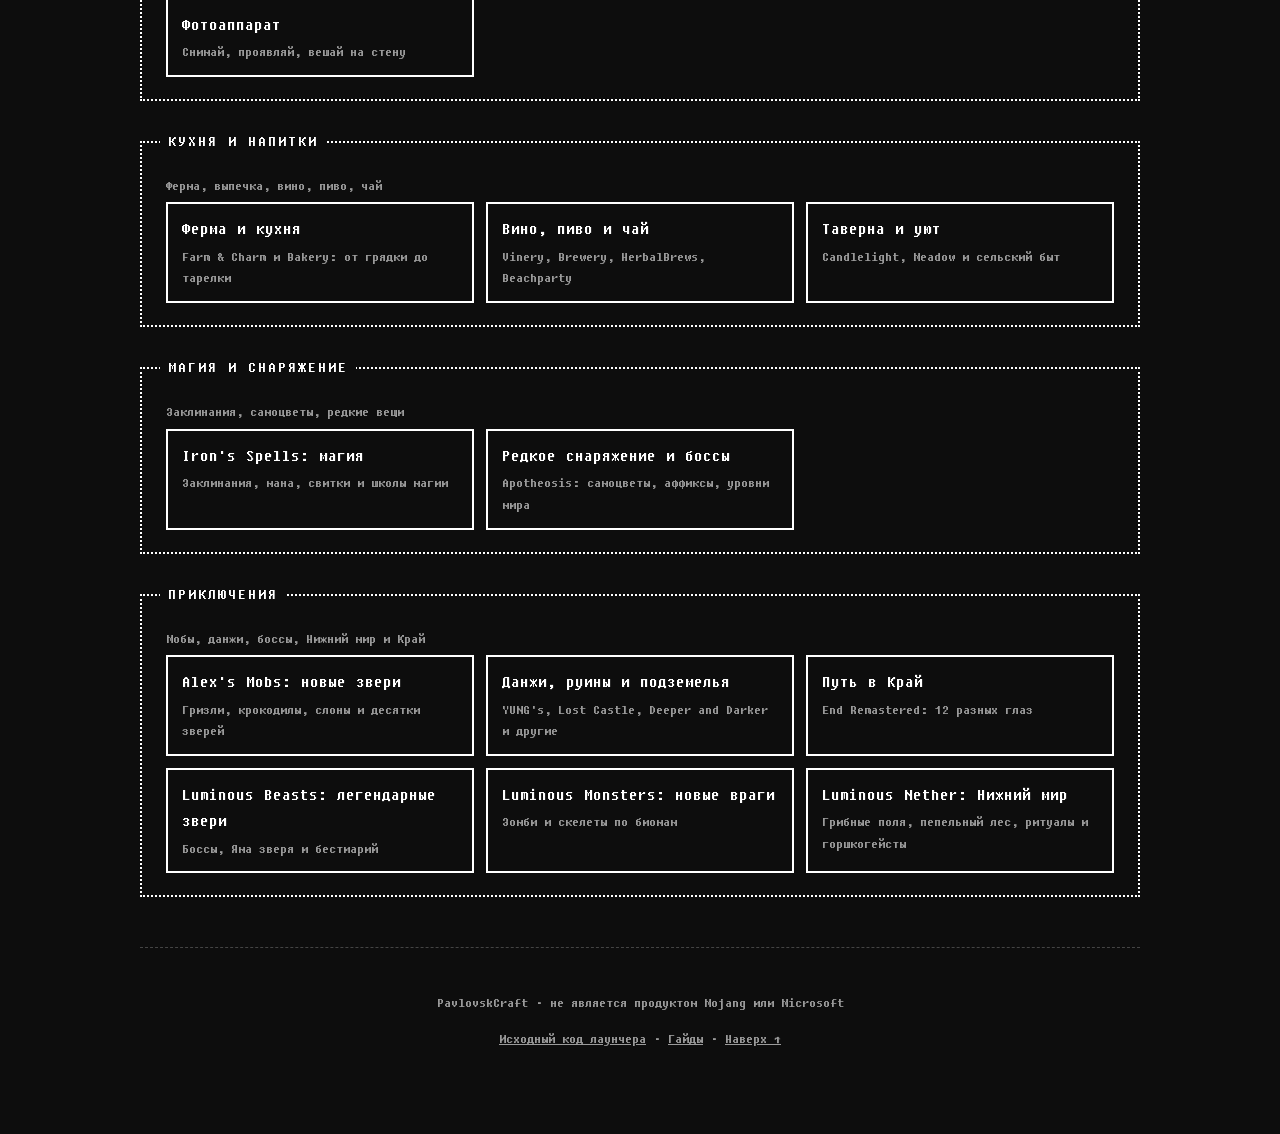
<file: guides.html>
<!DOCTYPE html>
<html lang="ru">
<head>
<meta charset="UTF-8">
<meta name="viewport" content="width=device-width, initial-scale=1">
<title>Гайды — PavlovskCraft</title>
<meta name="description" content="Короткие гайды по серверу PavlovskCraft: механизмы, магия, кухня, косметика, боссы и многое другое.">
<meta name="theme-color" content="#0d0d0d">
<link rel="icon" href="icon.png">
<link rel="stylesheet" href="css/style.css">
<script>document.documentElement.className += ' js';</script>
</head>
<body>
<div id="snow" aria-hidden="true"></div>
<nav>
  <div class="in">
    <a class="brand" href="index.html">PAVLOVSK CRAFT</a>
    <div class="links">
      <a href="index.html#about">О сервере</a>
      <a class="here" href="guides.html">Гайды</a>
      <a href="index.html#faq">Вопросы</a>
      <a class="cta" href="index.html#download">Скачать</a>
    </div>
  </div>
</nav>

<div class="wrap" id="top">
  <header class="page-head">
    <h1>Гайды</h1>
    <p>Выбери, что тебе интересно. Каждый гайд — это короткий рассказ: что это, с чего начать и что можно сделать.</p>
  </header>

  <div id="hub">
    <div class="tools">
      <input id="q" class="search" type="search" placeholder="Поиск: например, вино, полёт, приват, феникс…" autocomplete="off" aria-label="Поиск по гайдам">
      <div class="chips" role="group" aria-label="Темы"><button class="on" data-g="all">Все</button><button data-g="start">Только пришёл</button><button data-g="travel">Телепорты и варпы</button><button data-g="comfort">Удобства</button><button data-g="mech">Механизмы и полёты</button><button data-g="style">Дом и стиль</button><button data-g="food">Кухня и напитки</button><button data-g="magic">Магия и снаряжение</button><button data-g="adv">Приключения</button></div>
    </div>
    <p id="empty" class="empty">Ничего не нашлось. Попробуй другое слово.</p>
    <section class="box ggroup" data-g="start"><span class="chip">Только пришёл</span><p class="gdesc">Базовые вещи, с которых стоит начать</p><div class="topics"><a class="topic" href="#first" data-g="start" data-s="первые шаги что делать в первый час в мире начало новичок старт jei ponder рецепт кровать только пришёл"><b>Первые шаги</b><span>Что делать в первый час в мире</span></a><a class="topic" href="#quests" data-g="start" data-s="книга квестов 14 глав и 168 заданий с наградой в изумрудах квесты задания ftb награда изумруды глава только пришёл"><b>Книга квестов</b><span>14 глав и 168 заданий с наградой в изумрудах</span></a><a class="topic" href="#money" data-g="start" data-s="изумруды и торговля чем платят на сервере и где их брать деньги валюта изумруды торговля лавка магазин жители только пришёл"><b>Изумруды и торговля</b><span>Чем платят на сервере и где их брать</span></a><a class="topic" href="#claim" data-g="start" data-s="приват: защити свой дом команды /r и /rg menu приват защита flan r rg menu территория регион друзья только пришёл"><b>Приват: защити свой дом</b><span>Команды /r и /rg menu</span></a><a class="topic" href="#lite" data-g="start" data-s="слабый компьютер как поднять fps и не мучиться fps лаги слабый пк оптимизация lite mac только пришёл"><b>Слабый компьютер</b><span>Как поднять FPS и не мучиться</span></a></div></section>
<section class="box ggroup" data-g="travel"><span class="chip">Телепорты и варпы</span><p class="gdesc">Как быстро добраться и заработать на этом</p><div class="topics"><a class="topic" href="#warps" data-g="travel" data-s="варпы: своя точка и заработок создай платный варп и получай изумруды за визиты варп warp телепорт точка заработок лайки налог изумруды меню телепорты и варпы"><b>Варпы: своя точка и заработок</b><span>Создай платный варп и получай изумруды за визиты</span></a><a class="topic" href="#tp" data-g="travel" data-s="дом, телепорты и кошелёк /sethome, /home, /tpa, /rtp, /spawn и счёт в изумрудах дом home sethome tpa tpahere rtp spawn телепорт кошелёк wallet реклама ads цены кулдаун телепорты и варпы"><b>Дом, телепорты и кошелёк</b><span>/sethome, /home, /tpa, /rtp, /spawn и счёт в изумрудах</span></a></div></section>
<section class="box ggroup" data-g="comfort"><span class="chip">Удобства</span><p class="gdesc">Мелочи, которые экономят время</p><div class="topics"><a class="topic" href="#tweaks" data-g="comfort" data-s="мелочи для удобства рубка деревьев, свет в руке, быстрый инвентарь удобство treechop дерево лампа свет инвентарь mouse tweaks стража деревня удобства"><b>Мелочи для удобства</b><span>Рубка деревьев, свет в руке, быстрый инвентарь</span></a><a class="topic" href="#quark" data-g="comfort" data-s="quark рюкзак, ящики и десятки улучшений quark рюкзак ящик crate пикаранг декор лестницы удобства"><b>Quark</b><span>Рюкзак, ящики и десятки улучшений</span></a></div></section>
<section class="box ggroup" data-g="mech"><span class="chip">Механизмы и полёты</span><p class="gdesc">Автоматизация, корабли, вездеходы</p><div class="topics"><a class="topic" href="#create" data-g="mech" data-s="create: механизмы вращение, шестерёнки, конвейеры и автоматические фермы create механизмы шестеренки конвейер автоматизация водяное колесо connected copycats механизмы и полёты"><b>Create: механизмы</b><span>Вращение, шестерёнки, конвейеры и автоматические фермы</span></a><a class="topic" href="#fly" data-g="mech" data-s="корабли, шары и вездеходы постройки, которые летят, плывут и едут полет корабль воздушный шар вездеход физика aeronautics simulated sable offroad механизмы и полёты"><b>Корабли, шары и вездеходы</b><span>Постройки, которые летят, плывут и едут</span></a></div></section>
<section class="box ggroup" data-g="style"><span class="chip">Дом и стиль</span><p class="gdesc">Декор, мебель, косметика, фото</p><div class="topics"><a class="topic" href="#decor" data-g="style" data-s="декор: supplementaries и не только верёвки, рогатка, сейф, указатели и сотня мелочей supplementaries декор верёвка рогатка сейф мешок указатель флюгер доска объявлений банка furniture дом и стиль"><b>Декор: Supplementaries и не только</b><span>Верёвки, рогатка, сейф, указатели и сотня мелочей</span></a><a class="topic" href="#furniture" data-g="style" data-s="мебель из магазина кресла, кровати, шкафы — и на них можно сидеть мебель магазин кресло кровать стул свет сундук neocosmetics дом дом и стиль"><b>Мебель из магазина</b><span>Кресла, кровати, шкафы — и на них можно сидеть</span></a><a class="topic" href="#look" data-g="style" data-s="косметика: шляпы, рюкзаки, шарики как нарядить своего персонажа косметика гардероб шляпа рюкзак трость шарик neocosmetics образ скин дом и стиль"><b>Косметика: шляпы, рюкзаки, шарики</b><span>Как нарядить своего персонажа</span></a><a class="topic" href="#photo" data-g="style" data-s="фотоаппарат снимай, проявляй, вешай на стену фото камера exposure polaroid снимок плёнка проявка альбом дом и стиль"><b>Фотоаппарат</b><span>Снимай, проявляй, вешай на стену</span></a></div></section>
<section class="box ggroup" data-g="food"><span class="chip">Кухня и напитки</span><p class="gdesc">Ферма, выпечка, вино, пиво, чай</p><div class="topics"><a class="topic" href="#farm" data-g="food" data-s="ферма и кухня farm &amp; charm и bakery: от грядки до тарелки ферма кухня готовка еда выпечка farm charm bakery помидор плита хлеб торт кухня и напитки"><b>Ферма и кухня</b><span>Farm & Charm и Bakery: от грядки до тарелки</span></a><a class="topic" href="#wine" data-g="food" data-s="вино, пиво и чай vinery, brewery, herbalbrews, beachparty вино пиво виски чай напитки vinery brewery herbalbrews beachparty виноград бочка коктейль кухня и напитки"><b>Вино, пиво и чай</b><span>Vinery, Brewery, HerbalBrews, Beachparty</span></a><a class="topic" href="#cozy" data-g="food" data-s="таверна и уют candlelight, meadow и сельский быт таверна свечи уют ужин candlelight meadow сыр молоко деревня кухня и напитки"><b>Таверна и уют</b><span>Candlelight, Meadow и сельский быт</span></a></div></section>
<section class="box ggroup" data-g="magic"><span class="chip">Магия и снаряжение</span><p class="gdesc">Заклинания, самоцветы, редкие вещи</p><div class="topics"><a class="topic" href="#spells" data-g="magic" data-s="iron&#x27;s spells: магия заклинания, мана, свитки и школы магии магия заклинания iron spells книга свиток мана школа огонь лёд молния магия и снаряжение"><b>Iron's Spells: магия</b><span>Заклинания, мана, свитки и школы магии</span></a><a class="topic" href="#gear" data-g="magic" data-s="редкое снаряжение и боссы apotheosis: самоцветы, аффиксы, уровни мира apotheosis самоцветы аффиксы редкость уровни мира вторжение босс зачарование магия и снаряжение"><b>Редкое снаряжение и боссы</b><span>Apotheosis: самоцветы, аффиксы, уровни мира</span></a></div></section>
<section class="box ggroup" data-g="adv"><span class="chip">Приключения</span><p class="gdesc">Мобы, данжи, боссы, Нижний мир и Край</p><div class="topics"><a class="topic" href="#mobs" data-g="adv" data-s="alex&#x27;s mobs: новые звери гризли, крокодилы, слоны и десятки зверей мобы звери alexs mobs животные приручить словарь гризли крокодил приключения"><b>Alex's Mobs: новые звери</b><span>Гризли, крокодилы, слоны и десятки зверей</span></a><a class="topic" href="#dungeons" data-g="adv" data-s="данжи, руины и подземелья yung&#x27;s, lost castle, deeper and darker и другие данжи подземелья структуры замок yung deeper darker aquamirae lost castle сундуки приключения"><b>Данжи, руины и подземелья</b><span>YUNG's, Lost Castle, Deeper and Darker и другие</span></a><a class="topic" href="#end" data-g="adv" data-s="путь в край end remastered: 12 разных глаз край портал глаза дракон end remastered phantasm stronghold крепость приключения"><b>Путь в Край</b><span>End Remastered: 12 разных глаз</span></a><a class="topic" href="#beasts" data-g="adv" data-s="luminous beasts: легендарные звери боссы, яма зверя и бестиарий luminous beasts боссы легендарные звери яма зверя бестиарий феникс йети энт приключения"><b>Luminous Beasts: легендарные звери</b><span>Боссы, Яма зверя и бестиарий</span></a><a class="topic" href="#monsters" data-g="adv" data-s="luminous monsters: новые враги зомби и скелеты по биомам luminous monsters зомби скелеты монстры биомы выходец затонувший багровый приключения"><b>Luminous Monsters: новые враги</b><span>Зомби и скелеты по биомам</span></a><a class="topic" href="#nether" data-g="adv" data-s="luminous nether: нижний мир грибные поля, пепельный лес, ритуалы и горшкогейсты luminous nether нижний мир незер ритуальный стол горшкогейст грибные поля пепельный лес сектант палач противоядие приключения"><b>Luminous Nether: Нижний мир</b><span>Грибные поля, пепельный лес, ритуалы и горшкогейсты</span></a></div></section>
  </div>

  <article class="guide box" id="first" data-title="Первые шаги">
<span class="chip">Только пришёл</span>
<a class="back" href="#hub">&larr; Все темы</a>
<h2>Первые шаги</h2>
<p class="lead">Сервер играется как обычное выживание, только с модами. Учить всё сразу не нужно — начни с простого, остальное подтянется.</p>
<h3>С чего начать</h3>
<ol class="steps"><li>Сруби дерево, сделай верстак, кирку и печь — всё как в обычном Minecraft.</li><li>Не знаешь рецепт? Наведи курсор на предмет и нажми <code>R</code> — JEI покажет, как его сделать. Клавиша <code>U</code> покажет, где предмет используется.</li><li>Не понятно, как работает механизм? Нажми <code>W</code> на предмете — Ponder покажет короткую анимацию.</li><li>Построй дом и поставь кровать — она задаёт точку возрождения.</li><li>Открой книгу квестов (см. гайд «Книга квестов») — она подскажет, что делать дальше.</li></ol>
<h3 class="i">Что можно сделать</h3>
<ul class="ideas"><li>Найди деревню и поторгуй с жителями — они берут изумруды.</li><li>Заведи первую ферму и пару животных.</li><li>Загляни в пещеру с запасом факелов и еды.</li><li>Поставь приват, чтобы дом был в безопасности (гайд «Приват»).</li></ul>
<h3 class="t">Полезно знать</h3>
<ul class="tipsl"><li>Все клавиши модов собраны в Esc → Настройки → Управление.</li></ul>
<div class="see"><span class="dim">Смотри также:</span><br><a href="#quests">Книга квестов</a><a href="#claim">Приват: защити свой дом</a><a href="#money">Изумруды и торговля</a></div>
<div class="nav2"><span></span><a href="#hub">Все темы</a><a href="#quests">Книга квестов &rarr;</a></div>
</article>
<article class="guide box" id="quests" data-title="Книга квестов">
<span class="chip">Только пришёл</span>
<a class="back" href="#hub">&larr; Все темы</a>
<h2>Книга квестов</h2>
<p class="lead">Книга квестов — готовый план игры: от первого дерева до Края. За каждое задание дают награду, чаще всего изумруды.</p>
<h3>С чего начать</h3>
<ol class="steps"><li>Зайди в Esc → Настройки → Управление, найди «Открыть квесты» и назначь любую свободную клавишу. Буква <code>L</code> занята достижениями.</li><li>Открой книгу и выбери главу «1. С чего начать».</li><li>Нажми на задание, прочитай описание и выполни его. Награду забирай нажатием на задание.</li><li>Новые задания открываются по цепочке: выполнил одно — появилось следующее.</li></ol>
<h3 class="i">Что можно сделать</h3>
<ul class="ideas"><li>Иди по главам, которые тебе интереснее: механизмы, магия, Нижний мир, Край.</li><li>Играй вместе с друзьями — многие задания проще выполнять командой.</li><li>Копи изумруды с наград на косметику и мебель.</li></ul>
<h3 class="t">Полезно знать</h3>
<ul class="tipsl"><li>Не знаешь, как выполнить задание? Наведи на нужный предмет и нажми <code>R</code> — JEI покажет рецепт.</li></ul>
<div class="see"><span class="dim">Смотри также:</span><br><a href="#first">Первые шаги</a><a href="#money">Изумруды и торговля</a><a href="#look">Косметика: шляпы, рюкзаки, шарики</a></div>
<div class="nav2"><a href="#first">&larr; Первые шаги</a><a href="#hub">Все темы</a><a href="#money">Изумруды и торговля &rarr;</a></div>
</article>
<article class="guide box" id="money" data-title="Изумруды и торговля">
<span class="chip">Только пришёл</span>
<a class="back" href="#hub">&larr; Все темы</a>
<h2>Изумруды и торговля</h2>
<p class="lead">Валюта сервера — изумруды. Ими платят игроки друг другу, ими же покупаются косметика и мебель.</p>
<h3>С чего начать</h3>
<ol class="steps"><li>Добывай изумруды: квесты, сундуки в данжах, торговля с жителями деревень.</li><li>Тратить можно в магазинах косметики и мебели и в лавках других игроков.</li><li>Договаривайся о цене словами: «10 изумрудов за стак хлеба» — и всем всё понятно.</li></ol>
<h3 class="i">Что можно сделать</h3>
<ul class="ideas"><li>Открой лавку: сундук, табличка с ценами и красивый прилавок у дома.</li><li>Специализируйся: стань фермером, пекарем, виноделом или зачарователем.</li><li>Продавай излишки с автоматических ферм Create.</li></ul>
<h3 class="t">Полезно знать</h3>
<ul class="tipsl"><li>1 блок изумруда = 9 изумрудов. В магазинах цена в блоках платится только блоками, обычные изумруды в зачёт не идут.</li></ul>
<div class="see"><span class="dim">Смотри также:</span><br><a href="#tp">Дом, телепорты и кошелёк</a><a href="#warps">Варпы: своя точка и заработок</a><a href="#decor">Декор: Supplementaries и не только</a></div>
<div class="nav2"><a href="#quests">&larr; Книга квестов</a><a href="#hub">Все темы</a><a href="#claim">Приват: защити свой дом &rarr;</a></div>
</article>
<article class="guide box" id="claim" data-title="Приват: защити свой дом">
<span class="chip">Только пришёл</span>
<a class="back" href="#hub">&larr; Все темы</a>
<h2>Приват: защити свой дом</h2>
<p class="lead">Приват — территория, где чужие не смогут ломать, ставить и открывать сундуки. Делается двумя командами.</p>
<h3>С чего начать</h3>
<ol class="steps"><li>Введи <code>/r</code> — тебе выдадут указку привата.</li><li>Возьми указку в руку и отметь границы участка: подсказки появятся в чате.</li><li>Встань внутри привата и введи <code>/rg menu</code> — откроется меню управления.</li><li>В меню можно назвать приват, выдать друзьям доступ через «Группы», настроить права и удалить приват.</li></ol>
<h3 class="i">Что можно сделать</h3>
<ul class="ideas"><li>Общий приват для дома с друзьями: создай группу и разреши ей открывать сундуки, двери и ставить блоки.</li><li>Закрой ферму от врагов правом «Запретить спавн монстров».</li><li>Напиши текст входа — «Добро пожаловать в таверну!».</li></ul>
<h3 class="t">Полезно знать</h3>
<ul class="tipsl"><li>Если используешь механизмы Create или корабли, проверь право «Механизмы Create»: если оно выключено и постройка выедет за границу привата, вернуться она не сможет.</li><li>Приват можно удалить в меню, если он больше не нужен.</li></ul>
<div class="see"><span class="dim">Смотри также:</span><br><a href="#first">Первые шаги</a><a href="#create">Create: механизмы</a><a href="#fly">Корабли, шары и вездеходы</a></div>
<div class="nav2"><a href="#money">&larr; Изумруды и торговля</a><a href="#hub">Все темы</a><a href="#lite">Слабый компьютер &rarr;</a></div>
</article>
<article class="guide box" id="lite" data-title="Слабый компьютер">
<span class="chip">Только пришёл</span>
<a class="back" href="#hub">&larr; Все темы</a>
<h2>Слабый компьютер</h2>
<p class="lead">Сервер рассчитан и на мощные ПК, и на ноутбуки. Если игра тормозит — это легко исправить.</p>
<h3>С чего начать</h3>
<ol class="steps"><li>В лаунчере выбери сборку <span class="ok">LITE</span> — в ней меньше тяжёлых модов и шейдерных эффектов.</li><li>В настройках игры поставь дальность прорисовки 6–8, облака выключи, частицы — минимум.</li><li>Закрой браузер и лишние программы на время игры.</li><li>Если что-то сломалось, нажми в лаунчере «Копировать лог» и покажи его администратору.</li></ol>
<h3 class="i">Что можно сделать</h3>
<ul class="ideas"><li>Строй компактно: огромные постройки и большие кораблики нагружают слабое железо.</li><li>Играй на сборке LITE вместе с друзьями на FULL — сервер у вас общий.</li></ul>
<h3 class="t">Полезно знать</h3>
<ul class="tipsl"><li>Сомневаешься — начни с LITE. Сменить сборку можно в лаунчере в любой момент.</li></ul>
<div class="see"><span class="dim">Смотри также:</span><br><a href="#first">Первые шаги</a></div>
<div class="nav2"><a href="#claim">&larr; Приват: защити свой дом</a><a href="#hub">Все темы</a><a href="#warps">Варпы: своя точка и заработок &rarr;</a></div>
</article>
<article class="guide box" id="warps" data-title="Варпы: своя точка и заработок">
<span class="chip">Телепорты и варпы</span>
<a class="back" href="#hub">&larr; Все темы</a>
<h2>Варпы: своя точка и заработок</h2>
<p class="lead">Варп — публичная точка телепорта. Любой игрок может прилететь к тебе и заплатить за это столько, сколько ты назначишь. Меню открывается командой <code>/warp</code>.</p>
<h3>С чего начать</h3>
<ol class="steps"><li>Введи <code>/warp</code> и открой вкладку «Мои», затем нажми «+». Варп создаётся там, где ты стоишь. Это стоит <b>500 изумрудов</b>, максимум <b>3 варпа</b> на игрока.</li><li>Настрой варп: название (3–24 символа), описание до 120 символов, иконка из 86 вариантов и цена посещения — от 10 до 10 000 изумрудов.</li><li>Хочешь передвинуть точку? Перенос стоит 64 изумруда.</li><li>Чтобы прилететь на чужой варп, найди его в списке (есть поиск и сортировка по популярности, лайкам, новизне, цене и имени), проверь цену и нажми телепорт. Перед оплатой цена всегда видна.</li><li>Ждать нужно 15 секунд. Двигаться можно, но если получишь урон, телепорт отменится, а изумруды вернутся.</li></ol>
<h3 class="i">Что можно сделать</h3>
<ul class="ideas"><li>Сделай варп к своей таверне, магазину или красивому виду — и назначь честную цену.</li><li>Поставь варп у фермы с лавкой и получай изумруды от каждого посетителя.</li><li>Ставь лайки понравившимся варпам: за 5, 20 и 50 лайков варп получает звёзды.</li><li>Зови друзей по ссылке из рекламы — она открывает меню сразу с нужным варпом.</li></ul>
<h3 class="t">Полезно знать</h3>
<ul class="tipsl"><li>Оплата уходит владельцу только после успешного телепорта. Свой варп владелец посещает бесплатно.</li><li><b>Налог:</b> 5 изумрудов за каждый варп раз в 30 минут, пока ты в игре. Деньги берутся сначала со счёта кошелька, потом из инвентаря; за минуту до списания придёт предупреждение, если денег не хватает.</li><li>Не хватило на налог? Есть 15 минут онлайна, чтобы пополнить счёт. Иначе варп удалится навсегда.</li><li>Не заходил на сервер 7 дней — варп снимется с публикации. Вернуть его можно во вкладке «Мои» за 600 изумрудов.</li></ul>
<div class="see"><span class="dim">Смотри также:</span><br><a href="#tp">Дом, телепорты и кошелёк</a><a href="#money">Изумруды и торговля</a><a href="#claim">Приват: защити свой дом</a></div>
<div class="nav2"><a href="#lite">&larr; Слабый компьютер</a><a href="#hub">Все темы</a><a href="#tp">Дом, телепорты и кошелёк &rarr;</a></div>
</article>
<article class="guide box" id="tp" data-title="Дом, телепорты и кошелёк">
<span class="chip">Телепорты и варпы</span>
<a class="back" href="#hub">&larr; Все темы</a>
<h2>Дом, телепорты и кошелёк</h2>
<p class="lead">Любое перемещение на сервере стоит изумрудов: так мир приходится исследовать пешком. Зато есть кошелёк, где копятся твои деньги.</p>
<h3>С чего начать</h3>
<ol class="steps"><li><code>/sethome [имя]</code> — поставить дом. Цена по номеру: 100, 250, 500, 1 000 и 2 000 изумрудов за 1–5-й дом. Перезапись дома стоит 100.</li><li><code>/home [имя]</code> — вернуться домой. Стоит от 20 до 100 изумрудов (чем больше домов, тем дороже), ждать 15 секунд, потом откат 10 минут.</li><li><code>/tpa ник</code> — просьба прилететь к игроку. Стоит 64 изумруда; если игрок отказал или не ответил за 60 секунд, деньги вернутся. <code>/tpahere ник</code> — позвать игрока к себе (платит тот, кто зовёт).</li><li><code>/rtp</code> — случайная точка в Верхнем мире, от 500 до 5 000 блоков от спавна. Стоит 100 изумрудов, откат 30 минут.</li><li><code>/spawn</code> — вернуться на спавн. Стоит 20 изумрудов, откат 5 минут.</li></ol>
<h3 class="i">Что можно сделать</h3>
<ul class="ideas"><li>Поставь дом у шахты и второй у фермы, но помни, что чем больше домов, тем дороже каждый телепорт.</li><li>Договорись с другом: он зовёт тебя через <code>/tpahere</code>, а ты не тратишь изумруды.</li><li>Отправляйся в неизведанные места через <code>/rtp</code> — удобно искать новые биомы и структуры.</li><li>Купи рекламу своей лавки или варпа: <code>/ads</code>.</li></ul>
<h3 class="t">Полезно знать</h3>
<ul class="tipsl"><li><b>Кошелёк</b> (<code>/wallet</code>): положи изумруды или блоки изумрудов в ячейку и нажми «Внести всё» (или клик с Shift). Блок = 9 изумрудов. Снимать можно по 1, 10, 64 или сразу всё.</li><li>На счёт приходит заработок с твоих варпов. Покупки оплачиваются изумрудами из инвентаря (блоки тоже, сдача выдаётся).</li><li><b>Реклама:</b> временное объявление появляется в чате у всех. Час при показе раз в 30 минут стоит 300 изумрудов, день — 1 450, неделя — 4 000. Чаще показ — дороже. Текст до 128 символов, цвета через <code>&amp;</code>-коды, есть предпросмотр и градиенты для ника. Мест 10 на весь сервер, по одному на игрока.</li><li>Во время ожидания телепорта двигаться можно, но урон отменяет телепорт и возвращает изумруды.</li><li>Команда не работает из-за конфликта с другим модом? Вызывай через <code>/pvl</code>: например, <code>/pvl home</code> или <code>/pvl tpa Steve</code>.</li></ul>
<div class="see"><span class="dim">Смотри также:</span><br><a href="#warps">Варпы: своя точка и заработок</a><a href="#money">Изумруды и торговля</a><a href="#claim">Приват: защити свой дом</a></div>
<div class="nav2"><a href="#warps">&larr; Варпы: своя точка и заработок</a><a href="#hub">Все темы</a><a href="#tweaks">Мелочи для удобства &rarr;</a></div>
</article>
<article class="guide box" id="tweaks" data-title="Мелочи для удобства">
<span class="chip">Удобства</span>
<a class="back" href="#hub">&larr; Все темы</a>
<h2>Мелочи для удобства</h2>
<p class="lead">В сборке много маленьких улучшений. О них никто не говорит — а зря.</p>
<h3>С чего начать</h3>
<ol class="steps"><li><b>Рубка деревьев (TreeChop):</b> дерево срубается целиком, не нужно ломать каждый блок. Режимы настраиваются в управлении.</li><li><b>Динамический свет:</b> факел, фонарь и светящиеся предметы в руке освещают всё вокруг.</li><li><b>Mouse Tweaks:</b> зажми кнопку мыши и проведи по слотам — предметы раскладываются поровну; колесо мыши над слотом перекладывает предметы.</li><li><b>Листва (Leaves Be Gone):</b> листья срубленного дерева быстро исчезают.</li><li><b>Стража в деревнях:</b> стражники защищают жителей от монстров — деревня стала безопаснее.</li></ol>
<h3 class="i">Что можно сделать</h3>
<ul class="ideas"><li>Сруби лесной участок за минуту и построй из брёвен дом.</li><li>Исследуй пещеры с одним факелом в руке — этого хватит, чтобы осветить проход.</li></ul>
<h3 class="t">Полезно знать</h3>
<ul class="tipsl"><li>Все эти моды работают сами — настраивать почти ничего не нужно.</li></ul>
<div class="see"><span class="dim">Смотри также:</span><br><a href="#quark">Quark</a><a href="#first">Первые шаги</a></div>
<div class="nav2"><a href="#tp">&larr; Дом, телепорты и кошелёк</a><a href="#hub">Все темы</a><a href="#quark">Quark &rarr;</a></div>
</article>
<article class="guide box" id="quark" data-title="Quark">
<span class="chip">Удобства</span>
<a class="back" href="#hub">&larr; Все темы</a>
<h2>Quark</h2>
<p class="lead">Quark — пачка небольших улучшений. Часть из них видна сразу, остальное лучше искать в JEI по слову «quark».</p>
<h3>С чего начать</h3>
<ol class="steps"><li>Введи в поиске JEI слово <code>quark</code> и пролистай список — так видно всё, что добавляет мод.</li><li>Рюкзак, ящики и вариации блоков дают больше места и делают постройки красивее.</li><li>Новые типы лестниц, заборов, окон и цветных блоков помогают строить интереснее, чем из ванильных блоков.</li><li>Мелкие улучшения вроде сбора урожая правым кликом работают сами, настраивать их не нужно.</li></ol>
<h3 class="i">Что можно сделать</h3>
<ul class="ideas"><li>Построй дом с новыми видами окон и заборов, которых нет в обычном Minecraft.</li><li>Сделай склад с ящиками и подписанными табличками.</li></ul>
<h3 class="t">Полезно знать</h3>
<ul class="tipsl"><li>Часть модулей Quark может быть выключена на этом сервере. Если предмета нет в JEI — значит, его здесь нет.</li></ul>
<div class="see"><span class="dim">Смотри также:</span><br><a href="#decor">Декор: Supplementaries и не только</a><a href="#tweaks">Мелочи для удобства</a></div>
<div class="nav2"><a href="#tweaks">&larr; Мелочи для удобства</a><a href="#hub">Все темы</a><a href="#create">Create: механизмы &rarr;</a></div>
</article>
<article class="guide box" id="create" data-title="Create: механизмы">
<span class="chip">Механизмы и полёты</span>
<a class="back" href="#hub">&larr; Все темы</a>
<h2>Create: механизмы</h2>
<p class="lead">Create — мод про вращение. Ты ставишь источник силы, соединяешь его валами и шестерёнками — и механизмы работают сами.</p>
<h3>С чего начать</h3>
<ol class="steps"><li>Сделай <b>водяное колесо</b> у ручья или <b>ветряк</b> — это бесплатный источник вращения. Для пробы подойдёт и ручной привод.</li><li>Из <b>андезитового сплава</b> (андезит + железный/цинковый самородок) сделай валы и шестерёнки и соедини ими источник и механизм.</li><li>Возьми <b>гаечный ключ</b> (повернуть, снять) и <b>очки инженера</b> — они показывают скорость и нагрузку на механизмы.</li><li>Поставь первый полезный механизм: пресс, дробилку, пилу или бур. Нажми <code>W</code> на предмете, чтобы увидеть, как он устроен.</li><li>Дальше: смеситель и чаша дают латунь, а с ней открываются продвинутые механизмы.</li></ol>
<h3 class="i">Что можно сделать</h3>
<ul class="ideas"><li>Автоматическая ферма: харвестер и плуг на подвижной платформе.</li><li>Генератор булыжника: лава + вода + бур — камень идёт на склад сам.</li><li>Сортировка и конвейер: лента, воронки и желоба разносят вещи по сундукам.</li><li>Лифт на шкиве и подъёмная платформа для башни.</li></ul>
<h3 class="t">Полезно знать</h3>
<ul class="tipsl"><li>Create: Connected добавляет новые соединения и управление, Copycats+ — блоки-«маскировщики», выглядящие как любой другой блок.</li><li>Все механизмы можно разобрать ключом и перенести. Построй пробную модель на пустой площадке, прежде чем встраивать в дом.</li></ul>
<div class="see"><span class="dim">Смотри также:</span><br><a href="#fly">Корабли, шары и вездеходы</a><a href="#claim">Приват: защити свой дом</a><a href="#decor">Декор: Supplementaries и не только</a></div>
<div class="nav2"><a href="#quark">&larr; Quark</a><a href="#hub">Все темы</a><a href="#fly">Корабли, шары и вездеходы &rarr;</a></div>
</article>
<article class="guide box" id="fly" data-title="Корабли, шары и вездеходы">
<span class="chip">Механизмы и полёты</span>
<a class="back" href="#hub">&larr; Все темы</a>
<h2>Корабли, шары и вездеходы</h2>
<p class="lead">Моды Aeronautics, Simulated, Offroad и Sable оживляют постройки настоящей физикой: корабли плавают, воздушные шары летают, вездеходы едут по бездорожью.</p>
<h3>С чего начать</h3>
<ol class="steps"><li>Собери из блоков корпус — хоть из дерева. Для первой попытки хватит небольшой платформы.</li><li>Введи в JEI <code>aeronautics</code>, <code>simulated</code> или <code>offroad</code> и нажми <code>W</code> на предметах — там показано, как «оживить» постройку и чем её двигать.</li><li>Добавь подъём или тягу: воздушный шар с горелкой, винты, колёса и подвеска.</li><li>Испытай на открытом месте. Что-то не так — разбери и собери заново.</li></ol>
<h3 class="i">Что можно сделать</h3>
<ul class="ideas"><li>Корабль для плавания по океану с каютами и сундуками.</li><li>Воздушный шар-разведчик: взлетел, осмотрел местность, приземлился.</li><li>Вездеход для путешествий по равнинам и горам.</li><li>Аттракцион для друзей: подвесная дорога, карусель.</li></ul>
<h3 class="t">Полезно знать</h3>
<ul class="tipsl"><li>Лимит одной физической постройки — 20 000 блоков. Меньше блоков — быстрее и стабильнее.</li><li>Не оставляй корабль на границе чужого привата.</li></ul>
<div class="see"><span class="dim">Смотри также:</span><br><a href="#create">Create: механизмы</a><a href="#claim">Приват: защити свой дом</a><a href="#lite">Слабый компьютер</a></div>
<div class="nav2"><a href="#create">&larr; Create: механизмы</a><a href="#hub">Все темы</a><a href="#decor">Декор: Supplementaries и не только &rarr;</a></div>
</article>
<article class="guide box" id="decor" data-title="Декор: Supplementaries и не только">
<span class="chip">Дом и стиль</span>
<a class="back" href="#hub">&larr; Все темы</a>
<h2>Декор: Supplementaries и не только</h2>
<p class="lead">Supplementaries добавляет сотни мелочей для быта и украшения. Вместе с Quark и Copycats+ дом выйдет не похожим на ванильный.</p>
<h3>С чего начать</h3>
<ol class="steps"><li>Введи в JEI <code>supplementaries</code> — увидишь все предметы мода.</li><li><b>Верёвка</b> — ставится сверху вниз и по ней можно лазить; на верёвке делают подвесные мосты.</li><li><b>Рогатка</b> стреляет блоками и безопасна для окружающих.</li><li><b>Мешок</b> — компактный переносной контейнер, <b>сейф</b> — личный сундук, который открывает только владелец.</li><li><b>Указатель, доска объявлений, флюгер, банка</b> — для украшения города и дороги.</li></ol>
<h3 class="i">Что можно сделать</h3>
<ul class="ideas"><li>Подвесной мост через овраг.</li><li>Указатели на дорогах и доска объявлений в таверне.</li><li>Банки со светлячками и свечи для уютного вечера.</li><li>Сейф в погребе — туда ты складываешь самое ценное.</li></ul>
<h3 class="t">Полезно знать</h3>
<ul class="tipsl"><li>Мебель для комнат продаётся в магазине мебели (гайд «Мебель»), а блоки-копии — в Copycats+.</li></ul>
<div class="see"><span class="dim">Смотри также:</span><br><a href="#furniture">Мебель из магазина</a><a href="#quark">Quark</a><a href="#look">Косметика: шляпы, рюкзаки, шарики</a></div>
<div class="nav2"><a href="#fly">&larr; Корабли, шары и вездеходы</a><a href="#hub">Все темы</a><a href="#furniture">Мебель из магазина &rarr;</a></div>
</article>
<article class="guide box" id="furniture" data-title="Мебель из магазина">
<span class="chip">Дом и стиль</span>
<a class="back" href="#hub">&larr; Все темы</a>
<h2>Мебель из магазина</h2>
<p class="lead">На сервере есть магазин мебели. Платишь изумрудами, получаешь предмет мебели и ставишь куда хочешь. Мебель живая: на ней сидят, спят и даже включают свет.</p>
<h3>С чего начать</h3>
<ol class="steps"><li>Найди <b>магазин мебели</b> — это отдельная зона в мире. Спроси у игроков, где он.</li><li>Зайди в магазин: откроется каталог. Пользуйся поиском и просматривай модели.</li><li>Выбери вещь и нажми «Купить» (иногда «Настроить и купить» — например, выбрать цвет).</li><li>Мебель окажется в инвентаре. Поставь её как обычный блок.</li><li>Нажми правой кнопкой на поставленную мебель — появится меню: «Сесть», «Лечь спать», «Включить свет», «Открыть сундук», «Настроить». Доступно то, что подходит этой вещи.</li></ol>
<h3 class="i">Что можно сделать</h3>
<ul class="ideas"><li>Обставь спальню: кровать, тумбочка, лампа.</li><li>Сделай таверну: столы, стулья, барная стойка.</li><li>Собери гостиную у камина и пригласи друзей.</li><li>Шкафы и комоды можно использовать как красивое хранилище.</li></ul>
<h3 class="t">Полезно знать</h3>
<ul class="tipsl"><li>Часть предметов продаётся только в праздничные даты — успей купить.</li><li>В магазине есть вкладка «Моя мебель» — там лежит то, что уже куплено.</li></ul>
<div class="see"><span class="dim">Смотри также:</span><br><a href="#look">Косметика: шляпы, рюкзаки, шарики</a><a href="#decor">Декор: Supplementaries и не только</a><a href="#money">Изумруды и торговля</a></div>
<div class="nav2"><a href="#decor">&larr; Декор: Supplementaries и не только</a><a href="#hub">Все темы</a><a href="#look">Косметика: шляпы, рюкзаки, шарики &rarr;</a></div>
</article>
<article class="guide box" id="look" data-title="Косметика: шляпы, рюкзаки, шарики">
<span class="chip">Дом и стиль</span>
<a class="back" href="#hub">&larr; Все темы</a>
<h2>Косметика: шляпы, рюкзаки, шарики</h2>
<p class="lead">Косметика — это вещи, которые видно на персонаже, но они не влияют на игру: шляпы, рюкзаки, трости и воздушные шарики.</p>
<h3>С чего начать</h3>
<ol class="steps"><li>Найди <b>магазин косметики</b> — отдельную зону в мире. Спроси у других игроков, где он.</li><li>Войди внутрь — откроется гардероб с каталогом. Вещи разложены по типам: <b>шляпа, рюкзак, трость, шарик</b>.</li><li>Выбери вещь и посмотри цену. Если цена в блоках изумруда (например, «64 блока»), платить нужно именно блоками.</li><li>Купи вещь и сразу надень. На каждый тип можно надеть одну вещь: шляпу, рюкзак, трость и шарик — одновременно.</li><li>Нажми «Настроить»: можно сдвинуть, повернуть и изменить размер вещи, а некоторые ещё и покрасить.</li></ol>
<h3 class="i">Что можно сделать</h3>
<ul class="ideas"><li>Образ по профессии: повар в шляпе, путешественник с рюкзаком и тростью.</li><li>Праздничный наряд — шарик и тематическая шляпа.</li><li>Собери коллекцию: цвет рамки показывает редкость (серая — обычная, зелёная — необычная, голубая — редкая, фиолетовая — эпическая, золотая — легендарная).</li></ul>
<h3 class="t">Полезно знать</h3>
<ul class="tipsl"><li>Редкость — только красота, силы вещи она не добавляет.</li><li>Покупать можно только в гардеробе. Купленное остаётся у тебя и после окончания сезона продажи.</li><li>Бывают вещи «на время»: когда срок заканчивается, вещь пропадает. Следи за сообщением в чате.</li><li>Устали от чужих шляп? Клавиша «Скрыть/показать чужую косметику» (по умолчанию <code>Num −</code>, меняется в управлении).</li></ul>
<div class="see"><span class="dim">Смотри также:</span><br><a href="#furniture">Мебель из магазина</a><a href="#money">Изумруды и торговля</a><a href="#decor">Декор: Supplementaries и не только</a></div>
<div class="nav2"><a href="#furniture">&larr; Мебель из магазина</a><a href="#hub">Все темы</a><a href="#photo">Фотоаппарат &rarr;</a></div>
</article>
<article class="guide box" id="photo" data-title="Фотоаппарат">
<span class="chip">Дом и стиль</span>
<a class="back" href="#hub">&larr; Все темы</a>
<h2>Фотоаппарат</h2>
<p class="lead">Exposure и Exposure Polaroid добавляют фотоаппараты. Снимай друзей, постройки и пейзажи, а снимки вешай как картины.</p>
<h3>С чего начать</h3>
<ol class="steps"><li>Введи в JEI <code>exposure</code> — там камера, плёнка и всё остальное.</li><li>Сделай камеру и зарядь её плёнкой.</li><li>Возьми камеру в руку и нажми правую кнопку мыши — откроется видоискатель; повторное действие делает кадр.</li><li>Проявка делается на специальном блоке (ищи по слову «Lightroom»). Рецепты — в JEI.</li><li>Готовые снимки можно разложить в альбом или повесить на стену.</li></ol>
<h3 class="i">Что можно сделать</h3>
<ul class="ideas"><li>Альбом сервера: снимки построек, друзей, боссов.</li><li>Выставка в таверне или в музее города.</li><li>Открытки: сфотографируй красивый вид и подари другу.</li></ul>
<h3 class="t">Полезно знать</h3>
<ul class="tipsl"><li>Подробности управления смотри на Ponder (<code>W</code>) и в рецептах JEI: название предметов может отличаться от английского.</li></ul>
<div class="see"><span class="dim">Смотри также:</span><br><a href="#decor">Декор: Supplementaries и не только</a><a href="#look">Косметика: шляпы, рюкзаки, шарики</a></div>
<div class="nav2"><a href="#look">&larr; Косметика: шляпы, рюкзаки, шарики</a><a href="#hub">Все темы</a><a href="#farm">Ферма и кухня &rarr;</a></div>
</article>
<article class="guide box" id="farm" data-title="Ферма и кухня">
<span class="chip">Кухня и напитки</span>
<a class="back" href="#hub">&larr; Все темы</a>
<h2>Ферма и кухня</h2>
<p class="lead">Let's Do — серия модов про еду. Farm & Charm учит готовить на настоящей кухне, Bakery добавляет выпечку.</p>
<h3>С чего начать</h3>
<ol class="steps"><li>Заведи огород. В Farm & Charm есть овощи: помидоры, лук, кукуруза, салат и другие. Их семена и рецепты смотри в JEI (<code>R</code> на нужном блюде).</li><li>Построй кухню: плита, кастрюля и миска для готовки — главные блоки. Рецепты — в JEI.</li><li>Готовь блюда: они сытнее обычной еды и часто дают бонусы.</li><li>Для пекарни используй Bakery: тесто, хлеб, торты и пирожные.</li></ol>
<h3 class="i">Что можно сделать</h3>
<ul class="ideas"><li>Построй свою пекарню и продавай выпечку за изумруды.</li><li>Накрой стол для друзей — кухня и столовая в одном доме.</li><li>Огород с теплицей и курятником.</li></ul>
<h3 class="t">Полезно знать</h3>
<ul class="tipsl"><li>Не знаешь, как приготовить блюдо? Найди его в JEI и нажми <code>R</code> — покажет, из чего оно делается и на чём.</li></ul>
<div class="see"><span class="dim">Смотри также:</span><br><a href="#wine">Вино, пиво и чай</a><a href="#cozy">Таверна и уют</a><a href="#money">Изумруды и торговля</a></div>
<div class="nav2"><a href="#photo">&larr; Фотоаппарат</a><a href="#hub">Все темы</a><a href="#wine">Вино, пиво и чай &rarr;</a></div>
</article>
<article class="guide box" id="wine" data-title="Вино, пиво и чай">
<span class="chip">Кухня и напитки</span>
<a class="back" href="#hub">&larr; Все темы</a>
<h2>Вино, пиво и чай</h2>
<p class="lead">Целая линейка модов про напитки: вино из винограда, пиво и виски, травяные чаи, пляжные коктейли.</p>
<h3>С чего начать</h3>
<ol class="steps"><li>Выбери напиток и найди его в JEI (<code>vinery</code>, <code>brewery</code>, <code>herbalbrews</code>, <code>beachparty</code>).</li><li><b>Вино (Vinery):</b> вырасти виноград, выдави сок на прессе и оставь бродить в бочке.</li><li><b>Пиво и виски (Brewery):</b> ингредиенты варятся в котле, затем выдерживаются в бочке.</li><li><b>Чаи (HerbalBrews):</b> собери травы и заваривай их — получатся полезные напитки.</li><li><b>Beachparty:</b> тропические напитки и пляжный декор для вечеринок.</li></ol>
<h3 class="i">Что можно сделать</h3>
<ul class="ideas"><li>Свой виноградник и винный погреб.</li><li>Таверна: пиво, вино и закуски в одном месте.</li><li>Чайная для друзей: травы + уютная комната.</li><li>Пляжная вечеринка на берегу океана.</li></ul>
<h3 class="t">Полезно знать</h3>
<ul class="tipsl"><li>Многие напитки дают эффекты — и хорошие, и не очень. Читай описание перед тем, как пить.</li><li>Точные шаги и ингредиенты каждого напитка проверяй по рецептам JEI.</li></ul>
<div class="see"><span class="dim">Смотри также:</span><br><a href="#cozy">Таверна и уют</a><a href="#farm">Ферма и кухня</a><a href="#furniture">Мебель из магазина</a></div>
<div class="nav2"><a href="#farm">&larr; Ферма и кухня</a><a href="#hub">Все темы</a><a href="#cozy">Таверна и уют &rarr;</a></div>
</article>
<article class="guide box" id="cozy" data-title="Таверна и уют">
<span class="chip">Кухня и напитки</span>
<a class="back" href="#hub">&larr; Все темы</a>
<h2>Таверна и уют</h2>
<p class="lead">Candlelight — моды про кухню ресторана и ужин при свечах, Meadow — про сельский быт и молочные продукты.</p>
<h3>С чего начать</h3>
<ol class="steps"><li>Введи в JEI <code>candlelight</code> и <code>meadow</code> — увидишь все предметы.</li><li>Для таверны собери кухню (гайд «Ферма и кухня»), добавь столы и стулья из магазина мебели.</li><li>Освети зал свечами, фонарями и лампами — так таверна выглядит живой.</li><li>Meadow пригодится для сыров и деревенских блюд: смотри рецепты в JEI.</li></ol>
<h3 class="i">Что можно сделать</h3>
<ul class="ideas"><li>Таверна с барной стойкой и камином.</li><li>Ужин при свечах для двоих.</li><li>Фермерский дом с кладовой, сыроварней и погребом.</li></ul>
<h3 class="t">Полезно знать</h3>
<ul class="tipsl"><li>Многие блюда выглядят красивее на тарелках и подносах — ставь их на столы как декор.</li></ul>
<div class="see"><span class="dim">Смотри также:</span><br><a href="#wine">Вино, пиво и чай</a><a href="#farm">Ферма и кухня</a><a href="#furniture">Мебель из магазина</a></div>
<div class="nav2"><a href="#wine">&larr; Вино, пиво и чай</a><a href="#hub">Все темы</a><a href="#spells">Iron's Spells: магия &rarr;</a></div>
</article>
<article class="guide box" id="spells" data-title="Iron&#x27;s Spells: магия">
<span class="chip">Магия и снаряжение</span>
<a class="back" href="#hub">&larr; Все темы</a>
<h2>Iron's Spells: магия</h2>
<p class="lead">Iron's Spells 'n Spellbooks добавляет настоящую магию: заклинания, ману и волшебные школы. Ты можешь стать огненным магом, жрецом или повелителем молний.</p>
<h3>С чего начать</h3>
<ol class="steps"><li>Найди свитки в сундуках данжей и магических башнях — свиток это одноразовое заклинание, хорошо для пробы.</li><li>Сделай книгу заклинаний. Записывай на неё заклинания через стол начертания (Inscription Table).</li><li>Сложи книгу в особый слот — он появится рядом с инвентарём (через Curios).</li><li>Выбери заклинание и применяй его клавишей, указанной в Esc → Настройки → Управление (раздел Iron's Spells).</li><li>Следи за синей полосой маны: она тратится на заклинания и со временем восстанавливается.</li></ol>
<h3 class="i">Что можно сделать</h3>
<ul class="ideas"><li>Выбери школу: огонь, лёд, молния, святость, Край, кровь, эвокация или природа.</li><li>Собери комплект магической брони под свою школу.</li><li>Улучшай вещи на волшебной наковальне и комбинируй свитки в кузнице свитков.</li><li>Магические башни, чародеи и боссы: ищи их в мире.</li></ul>
<h3 class="t">Полезно знать</h3>
<ul class="tipsl"><li>В JEI введи <code>irons_spellbooks</code> — найдёшь все предметы и блоки мода.</li></ul>
<div class="see"><span class="dim">Смотри также:</span><br><a href="#gear">Редкое снаряжение и боссы</a><a href="#dungeons">Данжи, руины и подземелья</a></div>
<div class="nav2"><a href="#cozy">&larr; Таверна и уют</a><a href="#hub">Все темы</a><a href="#gear">Редкое снаряжение и боссы &rarr;</a></div>
</article>
<article class="guide box" id="gear" data-title="Редкое снаряжение и боссы">
<span class="chip">Магия и снаряжение</span>
<a class="back" href="#hub">&larr; Все темы</a>
<h2>Редкое снаряжение и боссы</h2>
<p class="lead">Apotheosis делает добычу интереснее: у оружия и брони есть редкость и необычные свойства, а в гнёзда вставляются самоцветы.</p>
<h3>С чего начать</h3>
<ol class="steps"><li>Смотри на цвет названия предмета: чем он «ярче» и необычнее, тем лучше вещь. Вещи могут иметь особые свойства — аффиксы.</li><li>Самоцветы вставляются в гнёзда на снаряжении. Нужные столы ищи в JEI: «Gem Cutting Table», «Salvaging Table», «Reforging Table» (названия могут быть переведены).</li><li>Ненужные вещи разбирай на столе разборки — получишь материалы для улучшения.</li><li>Зачарование стало мощнее: столы с «полками» и библиотека позволяют вывести уровни зачарований выше обычных.</li><li>Уровни мира (Haven → Frontier → Ascent → Summit → Pinnacle): чем дальше ты в игре, тем сильнее мобы и лучше добыча.</li></ol>
<h3 class="i">Что можно сделать</h3>
<ul class="ideas"><li>Собери сет, подходящий твоему стилю: танк, лучник, маг.</li><li>Охоться на боссов-вторженцев: они приходят и несут хорошую добычу.</li><li>Прокачай зачарования до небывалых значений в библиотеке.</li></ul>
<h3 class="t">Полезно знать</h3>
<ul class="tipsl"><li>Вторженцы приходят примерно раз в 20 минут — держи под рукой еду, зелья и запасную броню.</li><li>Спавнеры можно добыть и переделывать — смотри Apothic Spawners в JEI.</li></ul>
<div class="see"><span class="dim">Смотри также:</span><br><a href="#spells">Iron's Spells: магия</a><a href="#dungeons">Данжи, руины и подземелья</a><a href="#end">Путь в Край</a></div>
<div class="nav2"><a href="#spells">&larr; Iron's Spells: магия</a><a href="#hub">Все темы</a><a href="#mobs">Alex's Mobs: новые звери &rarr;</a></div>
</article>
<article class="guide box" id="mobs" data-title="Alex&#x27;s Mobs: новые звери">
<span class="chip">Приключения</span>
<a class="back" href="#hub">&larr; Все темы</a>
<h2>Alex's Mobs: новые звери</h2>
<p class="lead">Alex's Mobs добавляет в мир десятки животных и монстров. Многих можно приручить, у других можно получить полезные предметы.</p>
<h3>С чего начать</h3>
<ol class="steps"><li>Получи <b>книгу-справочник</b> животных (рецепт — в JEI): в ней описано, где живёт каждый зверь и чем его кормить.</li><li>Исследуй разные биомы: у каждого свои обитатели — болота, пустыни, океаны, леса.</li><li>Приручай и разводи: для этого нужен правильный корм из справочника.</li><li>Будь осторожнее с крупными хищниками: у них серьёзный урон и особые приёмы.</li></ol>
<h3 class="i">Что можно сделать</h3>
<ul class="ideas"><li>Собери зверинец: у каждого животного свой характер.</li><li>Охоться ради редких ресурсов: шкуры, рога, яйца.</li><li>Построй вольеры и сделай небольшой зоопарк.</li></ul>
<h3 class="t">Полезно знать</h3>
<ul class="tipsl"><li>Подробности об особом поведении зверей смотри в книге-справочнике — в ней всё расписано.</li></ul>
<div class="see"><span class="dim">Смотри также:</span><br><a href="#beasts">Luminous Beasts: легендарные звери</a><a href="#dungeons">Данжи, руины и подземелья</a></div>
<div class="nav2"><a href="#gear">&larr; Редкое снаряжение и боссы</a><a href="#hub">Все темы</a><a href="#dungeons">Данжи, руины и подземелья &rarr;</a></div>
</article>
<article class="guide box" id="dungeons" data-title="Данжи, руины и подземелья">
<span class="chip">Приключения</span>
<a class="back" href="#hub">&larr; Все темы</a>
<h2>Данжи, руины и подземелья</h2>
<p class="lead">Мир полон структур: вместо привычных данжей здесь переработанные шахты, храмы, форты и совсем новые места.</p>
<h3>С чего начать</h3>
<ol class="steps"><li>Возьми припасы: еду, зелья, факелы, лук, запасную кирку и хорошую броню.</li><li><b>YUNG's Better:</b> улучшенные шахты, крепости, пустынные и джунглевые храмы, ведьмины хижины, форты Нижнего мира, океанские монументы и острова Края.</li><li><b>The Lost Castle</b> — огромный замок с ценной добычей и серьёзной охраной.</li><li><b>Deeper and Darker</b> — тёмные глубины с новыми биомами и мобами; бери с собой побольше факелов и еды.</li><li><b>Aquamirae</b> — холодное море, призрачный корабль и боссы.</li></ol>
<h3 class="i">Что можно сделать</h3>
<ul class="ideas"><li>Командный поход: один танк, один лучник, один маг.</li><li>Поиск сундуков с косметикой и редкими вещами.</li><li>Составь карту всех найденных структур на карте-плакате.</li></ul>
<h3 class="t">Полезно знать</h3>
<ul class="tipsl"><li>В данжах не оставляй вещи без присмотра. Бери с собой кровать, чтобы быстро вернуться.</li></ul>
<div class="see"><span class="dim">Смотри также:</span><br><a href="#gear">Редкое снаряжение и боссы</a><a href="#mobs">Alex's Mobs: новые звери</a><a href="#end">Путь в Край</a></div>
<div class="nav2"><a href="#mobs">&larr; Alex's Mobs: новые звери</a><a href="#hub">Все темы</a><a href="#end">Путь в Край &rarr;</a></div>
</article>
<article class="guide box" id="end" data-title="Путь в Край">
<span class="chip">Приключения</span>
<a class="back" href="#hub">&larr; Все темы</a>
<h2>Путь в Край</h2>
<p class="lead">В обычном Minecraft портал в Край открывают глазами Края. Здесь всё интереснее: нужны <b>12 разных особых глаз</b> из мода End Remastered, и у каждого свой источник.</p>
<h3>С чего начать</h3>
<ol class="steps"><li>Найди крепость с порталом в Край.</li><li>Собери глаза: у каждого типа свой способ получения — его покажет JEI (ищи слово «eye» или «глаз»).</li><li>Не получается найти нужный глаз? Загляни в структуры и к боссам из гайда «Данжи».</li><li>Вставь все 12 глаз в рамки портала. Когда рамки заполнены, портал активируется.</li><li>Перед прыжком подготовься: вода, блоки, лук, зелья и еда в запасе.</li></ol>
<h3 class="i">Что можно сделать</h3>
<ul class="ideas"><li>Командный поход за глазами: распределите структуры между друзьями.</li><li>Охота на Дракона всей компанией.</li><li>Исследуй острова Края — теперь тут не пусто.</li></ul>
<h3 class="t">Полезно знать</h3>
<ul class="tipsl"><li>По правилам мода портал открывается именно особыми глазами, обычные глаза Края их не заменяют.</li></ul>
<div class="see"><span class="dim">Смотри также:</span><br><a href="#dungeons">Данжи, руины и подземелья</a><a href="#gear">Редкое снаряжение и боссы</a></div>
<div class="nav2"><a href="#dungeons">&larr; Данжи, руины и подземелья</a><a href="#hub">Все темы</a><a href="#beasts">Luminous Beasts: легендарные звери &rarr;</a></div>
</article>
<article class="guide box" id="beasts" data-title="Luminous Beasts: легендарные звери">
<span class="chip">Приключения</span>
<a class="back" href="#hub">&larr; Все темы</a>
<h2>Luminous Beasts: легендарные звери</h2>
<p class="lead">Легендарные звери — это боссы мира: феникс, йети, энт, аллигатор, мумия, знахарь и другие. У каждого своё место обитания и редкая версия.</p>
<h3>С чего начать</h3>
<ol class="steps"><li>Сделай <b>Абсолютный бестиарий</b>: книга и 4 алмаза крестом. В нём все звери и подсказки.</li><li>Изучи, где живёт нужный зверь: болото, пустыня, океан, лес, холод и т. д.</li><li>Приманивай зверя <b>Ямой зверя</b>: рецепт — глубинный сланец, порох и костёр душ. Ставь её на открытой местности в биоме нужного зверя; подробности — в бестиарии.</li><li>Подготовь снаряжение и еду, затем бросай вызов.</li><li>После победы получаешь трофей — его можно поставить как украшение, а ещё ты получаешь достижение.</li></ol>
<h3 class="i">Что можно сделать</h3>
<ul class="ideas"><li>Собери коллекцию трофеев и разместишь их в «зале славы».</li><li>Охоться на редкие варианты зверей: они сильнее, но награда лучше.</li><li>Ищи полезные предметы: шлемы и талисманы дают бонусы, когда лежат в руке или надеты.</li></ul>
<h3 class="t">Полезно знать</h3>
<ul class="tipsl"><li>Зверь сильнее обычных мобов. Не иди без брони, зелий и друзей.</li></ul>
<div class="see"><span class="dim">Смотри также:</span><br><a href="#monsters">Luminous Monsters: новые враги</a><a href="#nether">Luminous Nether: Нижний мир</a><a href="#mobs">Alex's Mobs: новые звери</a></div>
<div class="nav2"><a href="#end">&larr; Путь в Край</a><a href="#hub">Все темы</a><a href="#monsters">Luminous Monsters: новые враги &rarr;</a></div>
</article>
<article class="guide box" id="monsters" data-title="Luminous Monsters: новые враги">
<span class="chip">Приключения</span>
<a class="back" href="#hub">&larr; Все темы</a>
<h2>Luminous Monsters: новые враги</h2>
<p class="lead">Обычные зомби и скелеты теперь зависят от места: в болотах, на морозе, в вишнёвой роще, на саванне и в шахтах появляются свои варианты.</p>
<h3>С чего начать</h3>
<ol class="steps"><li>Узнай, кого можно встретить: <b>болотный, морозный, вишнёвый, саванный</b> зомби и скелеты, а также <b>тёмного дуба</b> и <b>шахтёры</b>.</li><li>Встречаются редкие виды: <b>Затонувший</b>, <b>Пустой</b>, <b>Выходец с того света</b> и <b>Багровый ходок</b>.</li><li>Следи за состоянием «Кровоизлияние» — враги умеют вызывать его.</li><li>Меняй тактику в зависимости от биома: на морозе возьми тёплую еду, в болоте — берегись засады.</li></ol>
<h3 class="i">Что можно сделать</h3>
<ul class="ideas"><li>Исследуй разные биомы — каждый даёт новых врагов.</li><li>Укрепи дом и подсвети территорию, чтобы ночью было спокойнее.</li></ul>
<h3 class="t">Полезно знать</h3>
<ul class="tipsl"><li>Кровоизлияние причиняет вред со временем: держи при себе еду и зелья.</li></ul>
<div class="see"><span class="dim">Смотри также:</span><br><a href="#beasts">Luminous Beasts: легендарные звери</a><a href="#nether">Luminous Nether: Нижний мир</a><a href="#gear">Редкое снаряжение и боссы</a></div>
<div class="nav2"><a href="#beasts">&larr; Luminous Beasts: легендарные звери</a><a href="#hub">Все темы</a><a href="#nether">Luminous Nether: Нижний мир &rarr;</a></div>
</article>
<article class="guide box" id="nether" data-title="Luminous Nether: Нижний мир">
<span class="chip">Приключения</span>
<a class="back" href="#hub">&larr; Все темы</a>
<h2>Luminous Nether: Нижний мир</h2>
<p class="lead">Luminous Nether превращает Нижний мир в живое место: новые биомы, пиглины-сектанты, духи, ритуалы и красивые строительные блоки.</p>
<h3>С чего начать</h3>
<ol class="steps"><li>Отправься в Нижний мир и найди новые биомы: <b>Грибные поля</b> и <b>Пепельный лес</b>.</li><li>Соберись с силами: тут водятся пиглины-сектанты, базальтовые палачи, духи, грибные короли и боссы вроде Печи душ.</li><li>Сделай <b>Ритуальный стол</b>: красная свеча, 3 рваные тряпки и 3 пепельных кирпича. Ставится на блок-пьедестал.</li><li>Совершай ритуалы: <b>удачи, опыта, очищения, здоровья, ночи</b> — каждый даёт свой эффект.</li><li>Приручи <b>горшкогейста</b>: это дух в кувшине, который будет ходить за тобой, а украшение кувшина можно сменить.</li></ol>
<h3 class="i">Что можно сделать</h3>
<ul class="ideas"><li>Построй базу из пепельных, грибных и тяжёлых незер-кирпичей — они красивее обычных.</li><li>Охоться за палачом и Печью душ ради трофеев.</li><li>Свари зелье противоядия — оно спасает от заражения.</li></ul>
<h3 class="t">Полезно знать</h3>
<ul class="tipsl"><li>Тотем зверей в инвентаре начинает светиться оранжевым рядом с незерским зверем.</li></ul>
<div class="see"><span class="dim">Смотри также:</span><br><a href="#beasts">Luminous Beasts: легендарные звери</a><a href="#monsters">Luminous Monsters: новые враги</a><a href="#gear">Редкое снаряжение и боссы</a></div>
<div class="nav2"><a href="#monsters">&larr; Luminous Monsters: новые враги</a><a href="#hub">Все темы</a><span></span></div>
</article>

  <footer>
    <p>PavlovskCraft · не является продуктом Mojang или Microsoft</p>
    <p><a data-dl="repo" href="#">Исходный код лаунчера</a> · <a href="guides.html">Гайды</a> · <a href="#top">Наверх ↑</a></p>
  </footer>
</div>

<script src="js/site.js"></script>
<script src="js/guides.js"></script>
</body>
</html>
</file>
<file: css/style.css>
@font-face { font-family: 'Terminal'; src: url('../fonts/fsex300.ttf') format('truetype'); font-display: swap; }
  @font-face { font-family: 'MinecraftSplash'; src: url('../fonts/mc.ttf') format('truetype'); font-display: swap; }

  :root {
    --bg: #0d0d0d;
    --fg: #ffffff;
    --dim: #9a9a9a;
    --line: #ffffff;
    --ok: #7dff7d;
    --warn: #ffff00;
  }
  * { box-sizing: border-box; }
  html { scroll-behavior: smooth; }
  body {
    margin: 0;
    background: var(--bg);
    color: var(--fg);
    font-family: 'Terminal', Consolas, 'Cascadia Mono', Menlo, monospace;
    font-size: 17px;
    line-height: 1.55;
    -webkit-font-smoothing: none;
    overflow-x: hidden;
  }
  a { color: var(--fg); }
  ::selection { background: #fff; color: #000; }

  /* ---------- снег ---------- */
  #snow { position: fixed; inset: 0; pointer-events: none; z-index: 0; overflow: hidden; }
  .flake {
    position: absolute; top: -20px; color: #bdbdbd; font-weight: bold;
    text-shadow: 0 0 2px rgba(255,255,255,.3);
    animation: fall linear infinite;
  }
  @keyframes fall {
    from { transform: translate3d(0,-20px,0); }
    to   { transform: translate3d(var(--dx,0px), 110vh, 0); }
  }

  .wrap { position: relative; z-index: 1; max-width: 1040px; margin: 0 auto; padding: 0 20px 60px; }

  /* ---------- меню ---------- */
  nav {
    position: sticky; top: 0; z-index: 10;
    background: rgba(13,13,13,.92);
    border-bottom: 1px dashed #555;
    backdrop-filter: blur(2px);
  }
  nav .in {
    max-width: 1040px; margin: 0 auto; padding: 10px 20px;
    display: flex; flex-wrap: wrap; gap: 6px 22px; align-items: center; justify-content: space-between;
  }
  nav .brand { letter-spacing: 2px; font-size: 15px; text-decoration: none; }
  nav .links { display: flex; flex-wrap: wrap; gap: 4px 18px; font-size: 14px; letter-spacing: 1px; }
  nav .links a { text-decoration: none; color: var(--dim); }
  nav .links a:hover, nav .links a:focus-visible { color: #fff; }
  nav .links a.cta { color: #fff; }
  nav .links a::before { content: '['; } nav .links a::after { content: ']'; }

  /* ---------- логотип ---------- */
  .hero { text-align: center; padding: 38px 0 6px; }
  .ascii-header { position: relative; display: flex; flex-direction: column; align-items: center; min-height: 120px; }
  .ascii-art {
    display: flex; flex-direction: column; align-items: center;
    font-size: min(3.1px, .39vw);
    line-height: 1.133;
    white-space: pre; cursor: default; user-select: none;
    transform-origin: 50% 100%;
    transition: transform .35s cubic-bezier(.2,.9,.3,1.3);
  }
  .ascii-art, .ascii-art * { font-family: Consolas, 'Cascadia Mono', Menlo, 'DejaVu Sans Mono', 'Courier New', monospace; }
  .art-word { white-space: pre; }
  .art-word-sub { margin-top: 2px; }
  .ascii-art .h { color: #fff; } .ascii-art .f { color: #e8e8e8; }
  .ascii-art .e { color: #8c8c8c; } .ascii-art .o { color: #4a4a4a; }
  .ascii-art:hover { transform: scale(1.04); }
  .ascii-art.drop { animation: title-drop 1.25s cubic-bezier(.33,0,.67,1) both; }
  @keyframes title-drop {
    0%   { transform: translateY(-190px) scale(1,1.08); opacity: 0; }
    8%   { opacity: 1; }
    46%  { transform: translateY(0) scale(1,1); animation-timing-function: ease-out; }
    52%  { transform: translateY(0) scale(1.06,.84); animation-timing-function: ease-out; }
    66%  { transform: translateY(-30px) scale(.98,1.03); animation-timing-function: ease-in; }
    78%  { transform: translateY(0) scale(1.03,.93); animation-timing-function: ease-out; }
    88%  { transform: translateY(-8px) scale(1,1); animation-timing-function: ease-in; }
    96%  { transform: translateY(0) scale(1.01,.98); }
    100% { transform: translateY(0) scale(1,1); opacity: 1; }
  }
  .splash {
    font-family: 'MinecraftSplash', sans-serif;
    position: absolute; left: calc(50% + 120px); bottom: 2px;
    color: var(--warn); font-size: 18px; font-weight: bold;
    text-shadow: 2px 2px 0 #3f3f00;
    transform: rotate(-14deg); transform-origin: 0% 50%;
    white-space: nowrap; pointer-events: none;
    animation: splash-pulse .45s alternate infinite;
  }
  @keyframes splash-pulse { from { transform: rotate(-14deg) scale(1); } to { transform: rotate(-14deg) scale(1.08); } }

  .tagline { margin: 54px 0 6px; font-size: 20px; letter-spacing: 1px; }
  .tagline small { display: block; color: var(--dim); font-size: 15px; letter-spacing: 0; margin-top: 4px; }
  .rule { color: #888; text-align: center; white-space: nowrap; overflow: hidden; margin: 26px 0; letter-spacing: 1px; }

  /* ---------- кнопки ---------- */
  .btn {
    display: inline-flex; align-items: center; justify-content: center; text-decoration: none; text-align: center;
    border: 2px solid var(--line); color: #fff; background: transparent;
    padding: 12px 22px; font: inherit; font-size: 16px; letter-spacing: 2px; text-transform: uppercase;
    cursor: pointer; transition: background .12s, color .12s;
  }
  .btn:hover, .btn:focus-visible { background: #fff; color: #000; outline: none; }
  .btn.big { font-size: 22px; padding: 16px 34px; }
  .btn.ghost { border-color: #666; color: #ccc; }
  .btn-row { display: flex; flex-wrap: wrap; gap: 14px; justify-content: center; margin-top: 22px; }

  /* ---------- блоки с рамкой ---------- */
  .box {
    position: relative; border: 2px dotted #fff; padding: 26px 24px 22px; margin: 40px 0;
  }
  .box > .chip {
    position: absolute; top: -13px; left: 18px; background: var(--bg); padding: 0 8px;
    letter-spacing: 2px; text-transform: uppercase; font-size: 15px;
  }
  .box h3 { margin: 22px 0 6px; font-size: 18px; letter-spacing: 1px; }
  .box h3:first-child { margin-top: 0; }
  .box p { margin: 6px 0; }
  .box ul { margin: 6px 0 6px; padding-left: 0; list-style: none; }
  .box li { padding-left: 22px; position: relative; margin: 4px 0; }
  .box li::before { content: '>'; position: absolute; left: 0; color: var(--ok); }
  .ok { color: var(--ok); } .dim { color: var(--dim); } .warn { color: var(--warn); }
  .prompt::before { content: '> '; }

  .grid { display: grid; grid-template-columns: repeat(auto-fit, minmax(260px, 1fr)); gap: 16px; margin-top: 14px; }
  .card { border: 2px solid #fff; padding: 16px; display: flex; flex-direction: column; gap: 8px; }
  .card h4 { margin: 0; font-size: 18px; letter-spacing: 1px; }
  .card p { margin: 0; color: #cfcfcf; font-size: 15px; flex: 1; }
  .card .btn { margin-top: 6px; }
  .card.dash { border-style: dashed; border-color: #666; }

  .steps { counter-reset: s; list-style: none; padding: 0; margin: 8px 0; }
  .steps li { counter-increment: s; position: relative; padding: 8px 0 8px 54px; border-bottom: 1px dashed #333; }
  .steps li:last-child { border-bottom: 0; }
  .steps li::before { content: '[' counter(s) ']'; position: absolute; left: 0; color: var(--ok); }
  .steps li::marker { content: ''; }

  /* ---------- гайды ---------- */
  details { border: 2px solid #444; margin: 10px 0; }
  details[open] { border-color: #fff; }
  summary { cursor: pointer; padding: 12px 16px; list-style: none; letter-spacing: 1px; }
  summary::-webkit-details-marker { display: none; }
  summary::before { content: '[+] '; color: var(--ok); }
  details[open] summary::before { content: '[-] '; }
  summary:hover, summary:focus-visible { background: #1a1a1a; outline: none; }
  details .body { padding: 4px 18px 16px; border-top: 1px dashed #444; }
  code {
    font-family: inherit; background: #1b1b1b; border: 1px solid #444; padding: 0 6px; color: #fff;
  }

  footer { text-align: center; color: var(--dim); font-size: 14px; padding: 30px 0 10px; border-top: 1px dashed #444; margin-top: 50px; }
  footer a { color: var(--dim); }

  .tag-row { display: flex; flex-wrap: wrap; gap: 8px; margin-top: 10px; }
  .tag { border: 1px solid #666; padding: 2px 10px; font-size: 14px; color: #ddd; }

  @media (max-width: 640px) {
    body { font-size: 16px; }
    .box { padding: 24px 16px 18px; }
    .btn.big { font-size: 19px; padding: 14px 20px; }
    .splash { left: auto; right: 6px; font-size: 13px; bottom: -18px; transform-origin: 100% 50%; }
    nav .links { font-size: 13px; gap: 2px 12px; }
  }
  @media (prefers-reduced-motion: reduce) {
    .ascii-art.drop, .splash, .flake { animation: none !important; }
    html { scroll-behavior: auto; }
  }

/* ================= v2: несколько страниц, гайды ================= */
nav .links a.here { color: #fff; }
.page-head { text-align: center; padding: 34px 0 4px; }
.page-head h1 { margin: 0; font-size: 30px; letter-spacing: 6px; font-weight: normal; text-transform: uppercase; }
.page-head p { margin: 10px auto 0; color: #cfcfcf; max-width: 640px; }

/* быстрые ссылки на главной */
.quick { display: grid; grid-template-columns: repeat(auto-fit, minmax(210px, 1fr)); gap: 12px; margin-top: 14px; }
.quick a { border: 2px solid #fff; padding: 12px 14px; text-decoration: none; display: block; transition: background .12s, color .12s; }
.quick a:hover, .quick a:focus-visible { background: #fff; color: #000; outline: none; }
.quick a b { display: block; letter-spacing: 1px; font-size: 17px; font-weight: normal; }
.quick a span { display: block; font-size: 14px; color: var(--dim); margin-top: 2px; }
.quick a:hover span, .quick a:focus-visible span { color: #333; }
.center { text-align: center; }

/* поиск и фильтры */
.tools { display: flex; flex-direction: column; gap: 14px; margin: 26px 0 8px; }
.search { width: 100%; background: #000; color: #fff; border: 2px solid #fff; padding: 12px 16px; font: inherit; font-size: 17px; border-radius: 0; }
.search::placeholder { color: #777; }
.search:focus { outline: 2px dotted #7dff7d; outline-offset: 3px; }
.chips { display: flex; flex-wrap: wrap; gap: 8px; }
.chips button {
  background: transparent; color: #cfcfcf; border: 1px solid #666; padding: 4px 12px; font: inherit; font-size: 15px; cursor: pointer;
}
.chips button:hover, .chips button:focus-visible { border-color: #fff; color: #fff; outline: none; }
.chips button.on { background: #fff; color: #000; border-color: #fff; }
.chips button::before { content: '['; } .chips button::after { content: ']'; }

/* карточки тем */
.topics { display: grid; grid-template-columns: repeat(auto-fill, minmax(230px, 1fr)); gap: 12px; margin-top: 4px; }
.topic { border: 2px solid #fff; padding: 12px 14px; text-decoration: none; display: block; transition: background .12s, color .12s; }
.topic:hover, .topic:focus-visible { background: #fff; color: #000; outline: none; }
.topic b { display: block; font-size: 17px; letter-spacing: 1px; font-weight: normal; }
.topic span { display: block; font-size: 14px; color: var(--dim); margin-top: 3px; }
.topic:hover span, .topic:focus-visible span { color: #333; }
.gdesc { color: var(--dim); font-size: 14px; margin: 0 0 8px; }
.empty { display: none; text-align: center; color: var(--dim); padding: 30px 0; }

/* страница гайда */
.guide { margin: 36px 0; }
.js .guide { display: none; }
.js .guide.on { display: block; }
.js #hub.off { display: none; }
.back { display: inline-block; text-decoration: none; color: var(--dim); margin-bottom: 16px; letter-spacing: 1px; }
.back:hover, .back:focus-visible { color: #fff; outline: none; }
.guide h2 { margin: 0 0 8px; font-size: 26px; font-weight: normal; letter-spacing: 2px; }
.guide .lead { margin: 0 0 6px; font-size: 18px; color: #e6e6e6; }
.guide h3 { margin: 24px 0 6px; font-size: 17px; letter-spacing: 2px; text-transform: uppercase; font-weight: normal; color: var(--ok); }
.guide h3.i { color: var(--warn); }
.guide h3.t { color: #8fd0ff; }
.guide .steps li { padding-left: 54px; }
.ideas, .tipsl { list-style: none; padding: 0; margin: 6px 0; }
.ideas li, .tipsl li { position: relative; padding: 4px 0 4px 26px; }
.ideas li::before { content: '*'; position: absolute; left: 4px; color: var(--warn); }
.tipsl li::before { content: '!'; position: absolute; left: 6px; color: #8fd0ff; }
.guide .see { margin-top: 26px; padding-top: 14px; border-top: 1px dashed #444; }
.guide .see a { display: inline-block; margin: 4px 10px 4px 0; text-decoration: none; border: 1px solid #666; padding: 2px 12px; color: #ddd; }
.guide .see a:hover, .guide .see a:focus-visible { background: #fff; color: #000; outline: none; }
.guide .nav2 { display: flex; justify-content: space-between; gap: 12px; margin-top: 22px; flex-wrap: wrap; }
.guide .nav2 a { text-decoration: none; color: var(--dim); }
.guide .nav2 a:hover, .guide .nav2 a:focus-visible { color: #fff; outline: none; }

@media (max-width: 640px) {
  .page-head h1 { font-size: 24px; letter-spacing: 4px; }
  .guide h2 { font-size: 22px; }
  .guide .lead { font-size: 17px; }
  .guide .steps li { padding-left: 46px; }
}
</file>
